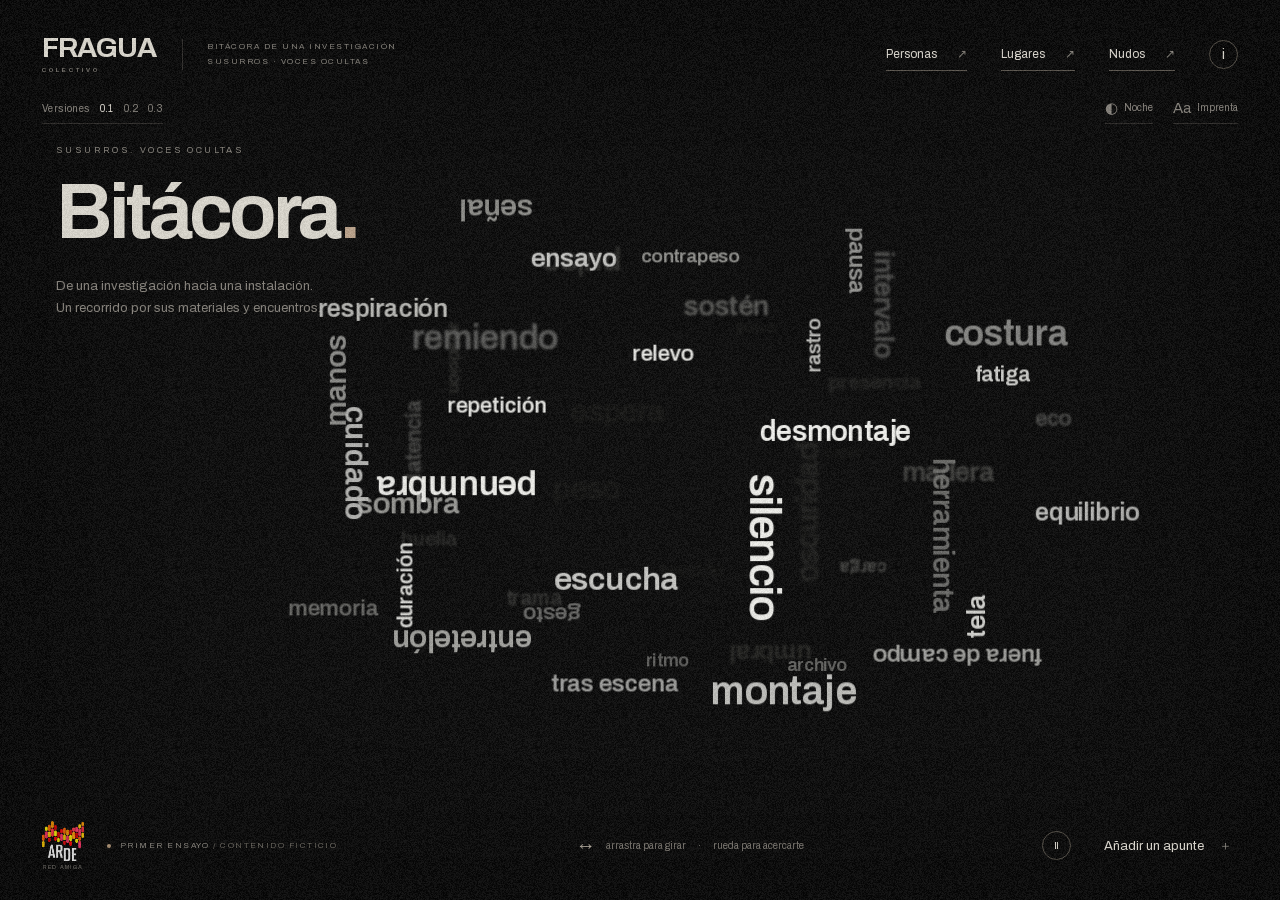
<file: v0.1/index.html>
<!doctype html>
<html lang="es">
<head>
  <meta charset="utf-8">
  <meta name="viewport" content="width=device-width, initial-scale=1, viewport-fit=cover">
  <meta name="theme-color" content="#090909">
  <meta name="description" content="Bitácora de una investigación del colectivo Fragua hacia la instalación Susurros. Voces ocultas: un recorrido abierto por sus materiales, encuentros y procesos.">
  <title>Bitácora · Susurros. Voces ocultas — 0.1</title>
  <script>try{const p=JSON.parse(localStorage.getItem('susurros.appearance.v1')||'{}')||{};document.documentElement.dataset.theme=p.theme==='day'?'day':'night';document.documentElement.dataset.writing=p.writing==='hand'?'hand':'print';}catch{}</script>
  <link rel="icon" href="icon.svg" type="image/svg+xml">
  <link rel="stylesheet" href="styles.css?v=5">
  <link rel="stylesheet" href="editor.css?v=5">
  <link rel="stylesheet" href="glass.css?v=7">
  <link rel="stylesheet" href="territory.css?v=7">
  <link rel="stylesheet" href="appearance.css?v=5">
  <link rel="stylesheet" href="indices.css?v=7">
  <link rel="stylesheet" href="cloud-view.css?v=7">
  <link rel="preload" href="fonts/architects-daughter-latin.woff2" as="font" type="font/woff2" crossorigin>
  <link rel="preload" href="fonts/archivo-latin.woff2" as="font" type="font/woff2" crossorigin>
  <script type="module" src="app.js?v=7"></script>
  <style>
    .version-switch { position: fixed; top: 94px; left: 42px; z-index: 12; display: inline-flex; align-items: center; gap: 10px; min-height: 30px; padding: 4px 0; border-bottom: 1px solid var(--line); color: var(--muted); font: 400 10px/1.4 var(--sans); letter-spacing: .04em; text-decoration: none; }
    .version-switch a { color: inherit; text-decoration: none; }
    .version-switch [aria-current="page"], .version-switch a:is(:hover,:focus-visible) { color: var(--paper); }
    @media (min-width: 1500px) { .version-switch { left: 55px; } }
    @media (max-width: 1000px) { .version-switch { top: 88px; left: 28px; } }
    @media (max-width: 650px) { .version-switch { top: 76px; left: 22px; } }
    @media (max-height: 520px) and (min-width: 651px) { .version-switch { top: 66px; } }
  </style>
</head>
<body>
  <svg class="optical-definitions" xmlns="http://www.w3.org/2000/svg" width="0" height="0" aria-hidden="true" focusable="false">
    <defs>
      <filter id="resin-refraction" x="-20%" y="-20%" width="140%" height="140%" color-interpolation-filters="sRGB">
        <feTurbulence type="fractalNoise" baseFrequency=".006 .011" numOctaves="2" seed="12" result="surface"/>
        <feGaussianBlur in="surface" stdDeviation="1.5" result="curvature"/>
        <feDisplacementMap in="SourceGraphic" in2="curvature" scale="48" xChannelSelector="R" yChannelSelector="G"/>
      </filter>
      <filter id="resin-image-refraction" x="-15%" y="-15%" width="130%" height="130%" color-interpolation-filters="sRGB">
        <feTurbulence type="fractalNoise" baseFrequency=".008 .014" numOctaves="2" seed="7" result="surface"/>
        <feGaussianBlur in="surface" stdDeviation="1.2" result="curvature"/>
        <feDisplacementMap in="SourceGraphic" in2="curvature" scale="32" xChannelSelector="R" yChannelSelector="G"/>
      </filter>
    </defs>
  </svg>
  <div class="film-grain" aria-hidden="true"></div>
  <div class="vignette" aria-hidden="true"></div>
  <header class="masthead">
    <div class="project-credit" aria-label="Bitácora de una investigación del colectivo Fragua"><span class="fragua-name">FRAGUA</span><span class="fragua-caption">COLECTIVO</span></div>
    <p class="edition">BITÁCORA DE UNA INVESTIGACIÓN<br>SUSURROS · VOCES OCULTAS</p>
    <nav class="main-nav" aria-label="Recorrer la bitácora">
      <button id="people-button" aria-controls="indices-view" aria-expanded="false">Personas <span aria-hidden="true">↗</span></button>
      <button id="places-button" aria-controls="territory-view" aria-expanded="false">Lugares <span aria-hidden="true">↗</span></button>
      <button id="knots-button" aria-controls="indices-view" aria-expanded="false">Nudos <span aria-hidden="true">↗</span></button>
      <button id="about-button" class="round-button" aria-label="Acerca de este ensayo" aria-haspopup="dialog">i</button>
    </nav>
  </header>

  <div class="appearance-controls" role="group" aria-label="Aspecto de la bitácora">
    <button id="theme-toggle" type="button" aria-pressed="false" aria-label="Cambiar a versión diurna"><span class="appearance-icon" aria-hidden="true">◐</span><span class="appearance-label">Noche</span></button>
    <button id="writing-toggle" type="button" aria-pressed="false" aria-label="Cambiar a letra manuscrita"><span class="appearance-icon" aria-hidden="true">Aa</span><span class="appearance-label">Imprenta</span></button>
  </div>
  <nav class="version-switch" aria-label="Versiones de la bitácora">
    <span aria-hidden="true">Versiones</span>
    <span aria-current="page" aria-label="Versión 0.1">0.1</span>
    <a href="../v0.2/" aria-label="Versión 0.2">0.2</a>
    <a href="../v0.3/" aria-label="Versión 0.3">0.3</a>
  </nav>
  <div class="title-block">
    <p class="eyebrow">SUSURROS. VOCES OCULTAS</p>
    <h1>Bitácora<span aria-hidden="true">.</span></h1>
    <p class="intro">De una investigación hacia una instalación.<br>Un recorrido por sus materiales y encuentros.</p>
  </div>

  <main id="stage" tabindex="0" aria-label="Nube tridimensional de palabras. Arrastra para girar y usa la rueda para acercarte. Con el teclado: flechas para girar, más y menos para acercarte; Tab para elegir palabras.">
    <canvas id="connections" aria-hidden="true"></canvas>
    <div id="space"><div id="cloud"></div></div>
    <p id="loading" class="loading" role="status">Afinando la escucha<span>…</span></p>
  </main>

  <div id="context" class="context" hidden>
    <button id="return-button" class="back-arrow" aria-label="Volver a todas las palabras">↶</button>
    <div><p id="context-type" class="eyebrow"></p><p id="context-title"></p></div>
  </div>

  <footer class="footer">
    <div class="footer-credits"><a class="friend-network" href="https://ardered.com/" target="_blank" rel="noopener noreferrer" aria-label="ARDE, red amiga de Fragua. Visitar su sitio web"><img src="media/arde-logo.png" alt="ARDE · Artistas de la Escenografía en Red" width="42" height="40"><span>RED AMIGA</span></a><div class="archive-caption"><span class="status-dot"></span><span>PRIMER ENSAYO<span class="caption-detail"> / CONTENIDO FICTICIO</span></span></div></div>
    <div id="gesture-hint" class="gesture-hint"><span class="drag-icon" aria-hidden="true">↔</span> arrastra para girar<span class="hint-divider">·</span><span class="desktop-hint">rueda para acercarte</span><span class="mobile-hint">pellizca para acercarte</span></div>
    <div class="footer-actions">
      <button id="pause-button" class="round-button" aria-label="Pausar la respiración" aria-pressed="false"><span aria-hidden="true">Ⅱ</span></button>
      <button id="contribute-button">Añadir un apunte <span aria-hidden="true">＋</span></button>
    </div>
  </footer>
  <p id="announcement" class="sr-only" role="status" aria-live="polite"></p>

  <dialog id="drawer" class="drawer" aria-labelledby="drawer-heading">
    <div class="plate-optics" aria-hidden="true"></div>
    <div class="plate-scroll">
      <div class="drawer-top"><span class="eyebrow" id="drawer-kicker"></span><button id="close-drawer" class="close-button" aria-label="Cerrar">×</button></div>
      <div id="drawer-content"></div>
    </div>
  </dialog>
  <noscript><div class="no-js">Este ensayo necesita JavaScript para recorrer la nube. Actívalo y vuelve a abrir la página.</div></noscript>
</body>
</html>
</file>
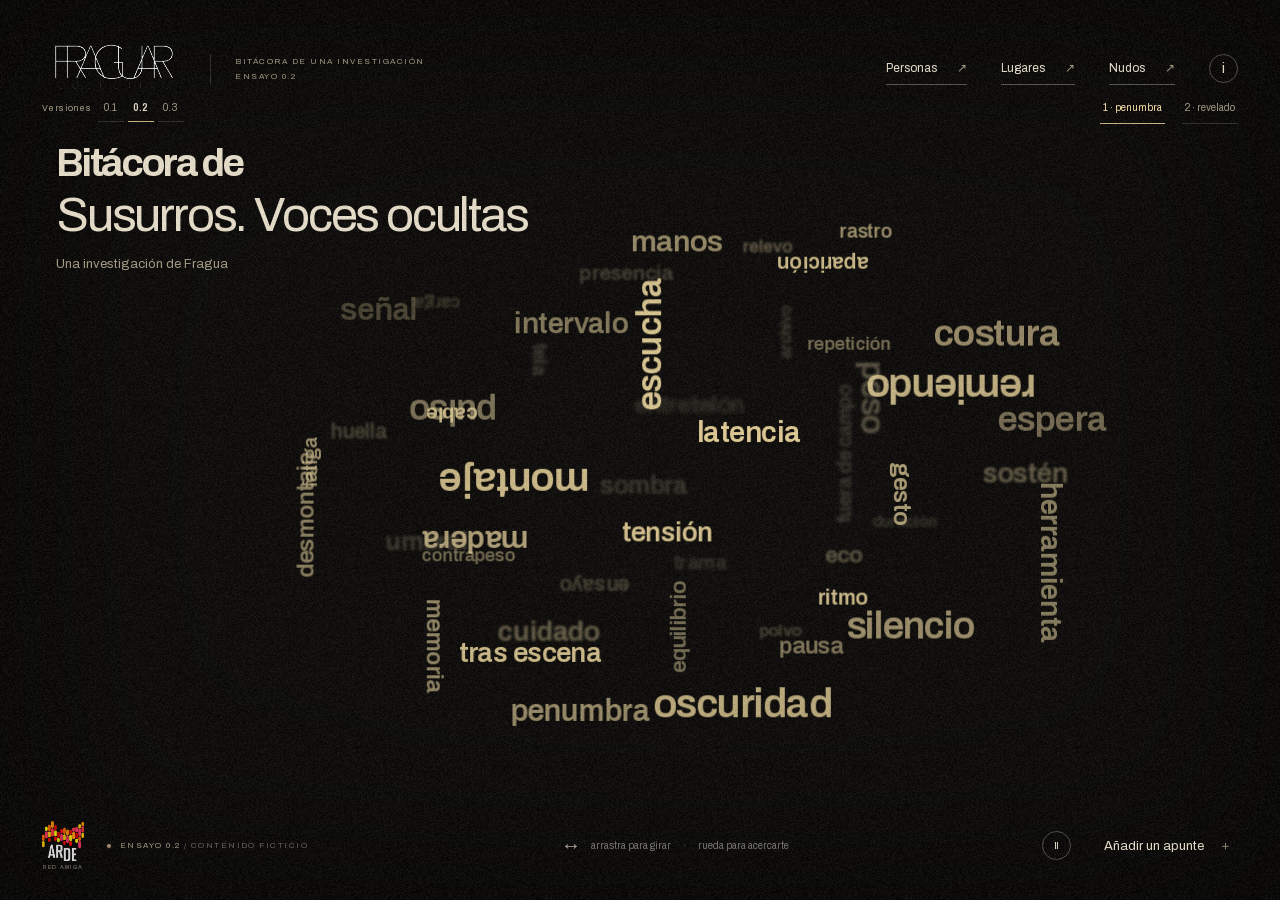
<file: v0.2/index.html>
<!doctype html>
<html lang="es" data-theme="night" data-writing="print" data-palette="penumbra">
<head>
  <meta charset="utf-8">
  <meta name="viewport" content="width=device-width, initial-scale=1, viewport-fit=cover">
  <meta name="theme-color" content="#090909">
  <meta name="description" content="Bitácora de una investigación del colectivo Fragua hacia la instalación Susurros. Voces ocultas: un recorrido abierto por sus materiales, encuentros y procesos.">
  <title>Bitácora de Susurros. Voces ocultas · 0.2</title>
  <script>
    try {
      if (localStorage.getItem('susurros.v02.palette') === 'revelado') {
        document.documentElement.dataset.palette = 'revelado';
      }
    } catch {}
  </script>
  <link rel="icon" href="icon.svg" type="image/svg+xml">
  <link rel="stylesheet" href="styles.css?v=5">
  <link rel="stylesheet" href="editor.css?v=5">
  <link rel="stylesheet" href="glass.css?v=7">
  <link rel="stylesheet" href="territory.css?v=7">
  <link rel="stylesheet" href="appearance.css?v=02-2">
  <link rel="stylesheet" href="indices.css?v=7">
  <link rel="stylesheet" href="cloud-view.css?v=7">
  <link rel="stylesheet" href="people.css">
  <link rel="stylesheet" href="edition.css?v=02-3">
  <link rel="stylesheet" href="palette.css">
  <link rel="preload" href="fonts/archivo-latin.woff2" as="font" type="font/woff2" crossorigin>
  <script type="module" src="app.js?v=02-2"></script>
  <style>
    .version-switch { position: fixed; top: 94px; left: 42px; z-index: 12; display: flex; align-items: center; gap: 4px; color: var(--muted); font: 400 10px/1.4 var(--sans); letter-spacing: .04em; white-space: nowrap; }
    .version-switch-label { margin-inline-end: 2px; font-size: 9px; }
    .version-switch a { display: inline-grid; place-items: center; min-width: 26px; min-height: 28px; padding: 3px; border-bottom: 1px solid var(--line); text-decoration: none; }
    .version-switch a:hover, .version-switch a:focus-visible, .version-switch a[aria-current="page"] { color: var(--paper); border-color: var(--accent); }
    .version-switch a[aria-current="page"] { font-weight: 600; }
    @media (min-width: 1500px) { .version-switch { left: 55px; } }
    @media (max-width: 1000px) { .version-switch { top: 88px; left: 28px; } }
    @media (max-width: 650px) { .version-switch { top: 76px; left: 22px; } }
    @media (max-width: 390px) { .version-switch { left: 18px; } }
    @media (max-height: 520px) and (min-width: 651px) { .version-switch { top: 66px; } }
  </style>
</head>
<body>
  <svg class="optical-definitions" xmlns="http://www.w3.org/2000/svg" width="0" height="0" aria-hidden="true" focusable="false">
    <defs>
      <filter id="resin-refraction" x="-20%" y="-20%" width="140%" height="140%" color-interpolation-filters="sRGB">
        <feTurbulence type="fractalNoise" baseFrequency=".006 .011" numOctaves="2" seed="12" result="surface"/>
        <feGaussianBlur in="surface" stdDeviation="1.5" result="curvature"/>
        <feDisplacementMap in="SourceGraphic" in2="curvature" scale="48" xChannelSelector="R" yChannelSelector="G"/>
      </filter>
      <filter id="resin-image-refraction" x="-15%" y="-15%" width="130%" height="130%" color-interpolation-filters="sRGB">
        <feTurbulence type="fractalNoise" baseFrequency=".008 .014" numOctaves="2" seed="7" result="surface"/>
        <feGaussianBlur in="surface" stdDeviation="1.2" result="curvature"/>
        <feDisplacementMap in="SourceGraphic" in2="curvature" scale="32" xChannelSelector="R" yChannelSelector="G"/>
      </filter>
    </defs>
  </svg>
  <div class="film-grain" aria-hidden="true"></div>
  <div class="vignette" aria-hidden="true"></div>
  <header class="masthead">
    <div class="project-credit">
      <img class="fragua-logo" src="media/fraguar-logo.png" alt="Fraguar Colectivo" width="2048" height="978">
    </div>
    <p class="edition">BITÁCORA DE UNA INVESTIGACIÓN<br>ENSAYO 0.2</p>
    <nav class="main-nav" aria-label="Recorrer la bitácora">
      <button id="people-button" aria-controls="indices-view" aria-expanded="false">Personas <span aria-hidden="true">↗</span></button>
      <button id="places-button" aria-controls="territory-view" aria-expanded="false">Lugares <span aria-hidden="true">↗</span></button>
      <button id="knots-button" aria-controls="indices-view" aria-expanded="false">Nudos <span aria-hidden="true">↗</span></button>
      <button id="about-button" class="round-button" aria-label="Acerca de este ensayo" aria-haspopup="dialog">i</button>
    </nav>
  </header>

  <div id="palette-controls" class="appearance-controls" role="group" aria-label="Pruebas de color">
    <button type="button" data-palette-choice="penumbra" aria-pressed="true">1 · penumbra</button>
    <button type="button" data-palette-choice="revelado" aria-pressed="false">2 · revelado</button>
  </div>
  <nav class="version-switch" aria-label="Versiones de la bitácora">
    <span class="version-switch-label" aria-hidden="true">Versiones</span>
    <a href="../v0.1/" aria-label="Versión 0.1">0.1</a>
    <a href="../v0.2/" aria-label="Versión 0.2" aria-current="page">0.2</a>
    <a href="../v0.3/" aria-label="Versión 0.3">0.3</a>
  </nav>
  <div class="title-block v02-title">
    <h1><strong>Bitácora de</strong> <span>Susurros. Voces ocultas</span></h1>
    <p class="intro">Una investigación de Fragua</p>
  </div>

  <main id="stage" tabindex="0" aria-label="Nube tridimensional de palabras. Arrastra para girar y usa la rueda para acercarte. Con el teclado: flechas para girar, más y menos para acercarte; Tab para elegir palabras.">
    <canvas id="connections" aria-hidden="true"></canvas>
    <div id="space"><div id="cloud"></div></div>
    <div id="loading" class="loading loading-credit" role="status">
      <p class="eyebrow">FRAGUA</p>
      <p>Susurros. Voces ocultas</p>
      <span>Afinando la escucha…</span>
    </div>
  </main>

  <div id="context" class="context" hidden>
    <button id="return-button" class="back-arrow" aria-label="Volver a todas las palabras">↶</button>
    <div><p id="context-type" class="eyebrow"></p><p id="context-title"></p></div>
  </div>

  <footer class="footer">
    <div class="footer-credits"><a class="friend-network" href="https://ardered.com/" target="_blank" rel="noopener noreferrer" aria-label="ARDE, red amiga de Fragua. Visitar su sitio web"><img src="media/arde-logo.png" alt="ARDE · Artistas de la Escenografía en Red" width="42" height="40"><span>RED AMIGA</span></a><div class="archive-caption"><span class="status-dot"></span><span>ENSAYO 0.2<span class="caption-detail"> / CONTENIDO FICTICIO</span></span></div></div>
    <div id="gesture-hint" class="gesture-hint"><span class="drag-icon" aria-hidden="true">↔</span> arrastra para girar<span class="hint-divider">·</span><span class="desktop-hint">rueda para acercarte</span><span class="mobile-hint">pellizca para acercarte</span></div>
    <div class="footer-actions">
      <button id="pause-button" class="round-button" aria-label="Pausar la respiración" aria-pressed="false"><span aria-hidden="true">Ⅱ</span></button>
      <button id="contribute-button">Añadir un apunte <span aria-hidden="true">＋</span></button>
    </div>
  </footer>
  <p id="announcement" class="sr-only" role="status" aria-live="polite"></p>

  <dialog id="drawer" class="drawer" aria-labelledby="drawer-heading">
    <div class="plate-optics" aria-hidden="true"></div>
    <div class="plate-scroll">
      <div class="drawer-top"><span class="eyebrow" id="drawer-kicker"></span><button id="close-drawer" class="close-button" aria-label="Cerrar">×</button></div>
      <div id="drawer-content"></div>
    </div>
  </dialog>
  <noscript><div class="no-js">Este ensayo necesita JavaScript para recorrer la nube. Actívalo y vuelve a abrir la página.</div></noscript>
</body>
</html>
</file>
<file: v0.1/styles.css>
@font-face{font-family:Archivo;src:url("fonts/archivo-latin.woff2") format("woff2");font-weight:400 700;font-style:normal;font-display:swap}
:root{color-scheme:dark;--bg:#090909;--paper:#ddd9d0;--muted:#85817a;--faint:#4c4944;--line:#2b2926;--accent:#bba28a;--sans:'Archivo','Helvetica Neue',Arial,sans-serif}
*{box-sizing:border-box}html,body{width:100%;height:100%;margin:0;overflow:hidden}body{background:var(--bg);color:var(--paper);font-family:var(--sans);font-size:14px;-webkit-font-smoothing:antialiased}button,a,input,select,textarea{-webkit-tap-highlight-color:transparent}button{font:inherit;color:inherit;border:0;background:none;cursor:pointer}a{color:inherit}button:focus-visible,a:focus-visible{outline:1px solid var(--accent);outline-offset:7px}button:hover{color:#fff6e9}button:disabled{opacity:.4;cursor:default}[hidden]{display:none!important}.sr-only{position:absolute;width:1px;height:1px;padding:0;margin:-1px;overflow:hidden;clip:rect(0,0,0,0);white-space:nowrap;border:0}
.film-grain{position:fixed;inset:-30%;z-index:8;pointer-events:none;opacity:.075;mix-blend-mode:screen;animation:grain .3s steps(1) infinite;background-repeat:repeat;background-size:180px 180px}.vignette{position:fixed;inset:0;pointer-events:none;z-index:3;box-shadow:inset 0 0 160px 40px #0008;background:radial-gradient(ellipse at 54% 52%,transparent 20%,#0003 100%)}@keyframes grain{0%{transform:translate(0,0)}25%{transform:translate(37px,-23px)}50%{transform:translate(-19px,46px)}75%{transform:translate(52px,17px)}}
.masthead{position:fixed;top:35px;left:42px;right:42px;z-index:10;display:flex;align-items:center;gap:26px}.wordmark{font-family:var(--sans);font-size:34px;font-weight:bold;letter-spacing:-2.4px;line-height:1;text-decoration:none}.wordmark-star{font-size:19px;font-weight:normal;display:inline-block;vertical-align:top;margin:0 0 0 4px;letter-spacing:0}.edition{font-size:8px;letter-spacing:1.5px;line-height:1.9;color:var(--muted);margin:0;padding-left:24px;border-left:1px solid var(--line)}.main-nav{margin-left:auto;display:flex;gap:34px;align-items:center}.main-nav>button:not(.round-button){font-size:12px;padding:9px 0;border-bottom:1px solid #58534b}.main-nav button>span{margin-left:17px;color:var(--muted)}.round-button{height:29px;width:29px;border:1px solid #514c44;border-radius:50%;font-family:var(--sans);font-size:14px;display:inline-flex;align-items:center;justify-content:center;flex:none;padding:0}.round-button:hover{border-color:var(--paper)}
.title-block{position:fixed;top:143px;left:56px;z-index:4;pointer-events:none}.eyebrow{font-family:var(--sans);font-size:9px;font-weight:normal;letter-spacing:2.4px;line-height:1.6;color:var(--muted);margin:0}.title-block h1{font-family:var(--sans);font-weight:normal;font-size:clamp(52px,5.5vw,82px);letter-spacing:-4px;line-height:1.06;margin:14px 0 20px}.title-block h1>span{color:var(--accent)}.intro{font-family:var(--sans);color:var(--muted);font-size:14px;line-height:1.65;font-style:italic;margin:0}
#stage{position:fixed;inset:0;overflow:hidden;cursor:grab;touch-action:none;outline:0}#stage:active{cursor:grabbing}#stage:focus-visible{box-shadow:inset 0 0 0 1px #8a817455}#space{position:absolute;inset:0;perspective:1000px;perspective-origin:50% 50%;pointer-events:none}#cloud{position:absolute;left:53%;top:52%;width:0;height:0;transform-style:preserve-3d;pointer-events:none}.word{position:absolute;left:0;top:0;font-family:var(--sans);font-weight:normal;white-space:nowrap;line-height:1.2;transform-style:preserve-3d;pointer-events:auto;padding:6px 9px;backface-visibility:visible;transition:opacity 1s, color .3s;color:#b9b5ad}.word>span{display:block;transition:filter .25s,text-shadow .25s}.word:hover,.word:focus-visible{color:#f8f0e2!important;outline:0;z-index:2}.word:hover>span,.word:focus-visible>span{filter:blur(0)!important;text-shadow:0 0 14px #e8d0aa55}.word:focus-visible>span{outline:1px dotted #a69b8d;outline-offset:6px}.word.inactive{pointer-events:none;opacity:0!important}.word.selected{color:#dfd1be}#connections{position:absolute;inset:0;pointer-events:none;z-index:0}.loading{position:absolute;left:50%;top:50%;transform:translate(-50%,-50%);color:var(--muted);font-family:var(--sans);font-style:italic}.loading span{animation:blink 1.4s infinite}@keyframes blink{50%{opacity:.2}}
.footer{position:fixed;left:42px;right:42px;bottom:30px;display:flex;align-items:center;justify-content:space-between;gap:20px;z-index:10}.archive-caption{font-size:8px;letter-spacing:1.45px;color:var(--muted);display:flex;align-items:center;gap:9px}.status-dot{height:4px;width:4px;border-radius:50%;background:#a58b6d;display:block;box-shadow:0 0 7px #a58b6d44}.caption-detail{color:#65615a}.gesture-hint{font-family:var(--sans);font-style:italic;font-size:12px;color:#77736c;display:flex;gap:10px;align-items:center;transition:opacity .8s}.drag-icon{font-family:var(--sans);font-style:normal;font-size:20px;color:#aaa296}.hint-divider{padding:0 2px}.footer-actions{display:flex;align-items:center;gap:27px}.footer-actions>button:last-child{font-family:var(--sans);font-size:13px}.footer-actions>button:last-child>span{margin-left:12px;color:var(--muted)}.footer-actions .round-button{font-family:var(--sans);font-size:10px;letter-spacing:1px}.mobile-hint{display:none}
.context{position:fixed;bottom:100px;left:50%;transform:translateX(-50%);z-index:9;display:flex;gap:17px;align-items:center;background:#090909c9;padding:9px 21px 11px 12px;border-radius:2px;backdrop-filter:blur(10px);max-width:85vw}.back-arrow{font-family:var(--sans);font-size:30px;font-weight:normal;line-height:1;width:35px;height:35px}.context .eyebrow{font-size:7px;letter-spacing:1.8px}.context p:last-child{font-family:var(--sans);font-size:17px;margin:4px 0 0;white-space:nowrap}
.drawer{margin:0 0 0 auto;max-width:none;max-height:none;width:min(480px,100vw);height:100dvh;padding:31px 37px 45px;border:none;border-left:1px solid var(--line);background:#111110;color:var(--paper);overflow:auto;box-shadow:-40px 0 90px #0005}.drawer[open]{animation:drawer-in .32s ease}.drawer::backdrop{background:#0005;backdrop-filter:blur(2px)}@keyframes drawer-in{from{transform:translateX(35px);opacity:0}to{transform:translateX(0);opacity:1}}.drawer-top{display:flex;align-items:center;justify-content:space-between;margin-bottom:42px}.close-button{font-size:27px;line-height:1;padding:0 3px;font-weight:200;color:#9a9389}.drawer h2{font-family:var(--sans);font-size:43px;line-height:1.12;font-weight:normal;letter-spacing:-1.6px;margin:0 0 20px}.drawer h3{font-family:var(--sans);font-size:22px;font-weight:normal;margin:26px 0 10px}.drawer .lede{font-family:var(--sans);font-size:17px;line-height:1.65;color:#bdb7ac;margin:0 0 28px}.drawer .small-copy{font-size:12px;line-height:1.85;color:var(--muted)}.drawer-list{margin-top:28px;border-top:1px solid var(--line)}.person-row,.knot-row{width:100%;text-align:left;display:flex;align-items:baseline;gap:16px;padding:22px 0;border-bottom:1px solid var(--line)}.row-index{font-family:var(--sans);font-size:9px;letter-spacing:1px;color:#6a655d}.row-name{font-family:var(--sans);font-size:25px;display:block;line-height:1.25}.row-role{font-family:var(--sans);display:block;font-size:10px;color:var(--muted);margin-top:7px;letter-spacing:.4px}.row-arrow{margin-left:auto;color:var(--muted);font-size:19px}.person-row:hover .row-name,.knot-row:hover .row-name{color:#d2bca0}.row-description{display:block;font-size:12px;line-height:1.6;color:var(--muted);margin-top:10px}.demo-note{font-family:var(--sans);font-size:10px;line-height:1.8;color:#938575;border-left:1px solid #685340;padding-left:13px;margin-top:28px}.word-meta{display:flex;align-items:center;gap:10px;margin-bottom:23px;color:var(--muted);font-size:9px;letter-spacing:1px;text-transform:uppercase}.word-meta .small-dot{height:3px;width:3px;border-radius:100%;background:var(--muted)}.word-description{font-family:var(--sans);font-size:19px;line-height:1.75;margin:0 0 24px;color:#d1cbbf}.relation-block{margin-bottom:28px;padding-bottom:23px;border-bottom:1px solid var(--line)}.relation-block>.eyebrow{color:var(--accent);margin-bottom:12px}.detail-label{margin:25px 0 12px}.related-people{display:flex;flex-wrap:wrap;gap:8px}.text-chip{font-family:var(--sans);font-size:10px;padding:7px 11px;border:1px solid #3b3630;color:#aaa092;border-radius:1px}.text-chip:hover{border-color:#8e7d68}.detail-image{width:100%;height:240px;object-fit:cover;display:block;margin:28px 0 10px;filter:saturate(.55)}.media-caption{font-family:var(--sans);font-size:12px;line-height:1.7;color:var(--muted);font-style:italic}.audio-card{margin:28px 0;padding:24px 19px;border:1px solid #37312a;background:linear-gradient(130deg,#262018,#131311)}.audio-play{display:flex;width:100%;gap:16px;align-items:center;text-align:left}.audio-play>span:first-child{font-size:17px;width:40px;height:40px;border:1px solid #7b6a57;border-radius:50%;display:grid;place-items:center;padding-left:2px}.audio-title{font-family:var(--sans);font-size:18px}.audio-type{display:block;font-family:var(--sans);font-size:9px;color:var(--muted);margin-top:8px}.waveform{display:flex;align-items:center;justify-content:space-between;height:42px;margin:25px 0 5px;gap:3px}.waveform i{display:block;flex:1;background:#ad9171;opacity:.5;height:var(--h)}.audio-card.playing .waveform i{animation:wave 1.2s ease-in-out infinite;animation-delay:var(--d)}@keyframes wave{50%{transform:scaleY(.35);opacity:1}}audio{width:100%;height:38px;margin-top:20px}.size-scale{display:flex;align-items:baseline;gap:18px;margin:20px 0;color:#b5a895}.size-scale span{font-family:var(--sans)}.drawer a{color:var(--accent);text-underline-offset:4px}.about-divider{border:0;border-top:1px solid var(--line);margin:28px 0}.no-js{position:fixed;top:45%;left:10%;width:80%;padding:25px;background:#171715;color:var(--paper);z-index:99}.active-note{color:var(--accent)!important}.error-title{font-size:20px;font-style:normal;color:var(--paper)}
@media(min-width:1500px){#cloud{left:54%}.title-block{left:70px;top:170px}.masthead,.footer{left:55px;right:55px}}
@media(max-width:1000px){.caption-detail{display:none}.edition{display:none}.gesture-hint{font-size:11px;gap:7px}.footer-actions{gap:18px}.title-block{left:35px;top:125px}.title-block h1{font-size:60px}.masthead,.footer{left:28px;right:28px}.main-nav{gap:27px}}
@media(max-width:650px){.masthead{top:25px;left:22px;right:22px}.wordmark{font-size:31px}.main-nav{gap:21px}.main-nav>button:not(.round-button){font-size:11px}.main-nav button>span{margin-left:10px}.main-nav .round-button{height:25px;width:25px}.title-block{left:27px;top:105px}.title-block h1{font-size:54px;letter-spacing:-2.8px;margin:8px 0 13px}.eyebrow{font-size:8px}.intro{font-size:12px;line-height:1.6}.footer{left:22px;right:22px;bottom:25px;gap:10px;align-items:flex-end}.archive-caption{font-size:7px;letter-spacing:1px;max-width:115px;line-height:1.8}.footer-actions{gap:17px}.footer-actions>button:last-child{font-size:12px}.footer-actions>button:last-child>span{margin-left:5px}.gesture-hint{position:absolute;bottom:58px;left:50%;transform:translateX(-50%);white-space:nowrap;font-size:10px;gap:7px}.desktop-hint{display:none}.mobile-hint{display:inline}.drag-icon{font-size:16px}#cloud{left:50%;top:54%}.context{bottom:120px;gap:10px;padding-right:14px}.context p:last-child{font-size:16px}.context .eyebrow{font-size:6px}.drawer{padding:25px 27px 36px;width:100vw}.drawer-top{margin-bottom:31px}.drawer h2{font-size:40px}.drawer .lede{font-size:16px}.drawer::backdrop{backdrop-filter:blur(5px)}.word-description{font-size:18px}.row-name{font-size:25px}.row-role{font-size:10px}.film-grain{opacity:.065}.vignette{box-shadow:inset 0 0 90px 15px #0008}}
@media(prefers-reduced-motion:reduce){.film-grain{animation:none}.word,.gesture-hint{transition:none}.drawer[open]{animation:none}.audio-card.playing .waveform i{animation:none}.loading span{animation:none}}

/* Zero-size anchors carry the 3D position; labels face the camera. */
.word-anchor{position:absolute;left:0;top:0;width:0;height:0;transform-style:preserve-3d;pointer-events:none}

/* The investigation belongs to Fragua; ARDE is a linked friendly network. */
.project-credit{display:flex;flex-direction:column;gap:5px;flex:none}
.fragua-name{font:700 28px/.95 var(--sans);letter-spacing:-1px}
.fragua-caption{font:500 6px/1.2 var(--sans);letter-spacing:3px;color:var(--muted)}
.title-block h1{font-weight:650;letter-spacing:-4px}
.intro{font-size:13px;font-style:normal;font-weight:400;line-height:1.7}
.word{font-weight:600;letter-spacing:-.6px}
.drawer h2,.drawer h3,.row-name,.audio-title{font-weight:600}
.drawer h2{letter-spacing:-1.8px}
.word-description{font-weight:400;font-size:18px;line-height:1.8}
.drawer .lede{font-weight:400;font-size:16px}
.media-caption,.gesture-hint{font-style:normal;font-weight:400;font-size:10px}
.context p:last-child{font-weight:600;font-size:15px}
.footer-credits{display:flex;align-items:center;gap:23px}
.friend-network{display:flex;flex-direction:column;align-items:center;gap:3px;text-decoration:none;flex:none;opacity:.85}
.friend-network img{display:block;width:42px;height:40px;object-fit:contain}
.friend-network span{font-size:5.5px;letter-spacing:1.3px;color:var(--muted)}
.friend-network:hover{opacity:1}
#stage{transition:opacity .6s}
@media(max-width:1000px){.main-nav{gap:24px}.footer-credits{gap:17px}}
@media(max-width:650px){.masthead{gap:19px}.main-nav{gap:17px}.fragua-name{font-size:23px;letter-spacing:-.7px}.fragua-caption{font-size:5px;letter-spacing:2.5px}.main-nav button>span{margin-left:7px}.title-block h1{font-size:52px;letter-spacing:-3px}.intro{font-size:11px}.friend-network img{width:34px;height:33px}.friend-network span{font-size:5px;letter-spacing:.9px}.footer-credits{gap:13px}.archive-caption{max-width:82px}.gesture-hint{bottom:68px;font-size:9px}.context{bottom:129px}.footer-actions>button:last-child{font-size:11px}.footer-actions{gap:13px}}
@media(max-width:390px){.masthead{left:18px;right:18px;gap:13px}.main-nav{gap:13px}.fragua-name{font-size:21px}.main-nav>button:not(.round-button){font-size:10px}.main-nav button>span{margin-left:6px}.footer{left:18px;right:18px}.footer-credits{gap:9px}}

.territory-open #gesture-hint{opacity:0!important;pointer-events:none}
.network-reference{display:block;margin:20px 0 0;font-size:11px}
</file>
<file: v0.1/editor.css>
.editor-dialog {
  box-sizing: border-box;
  position: fixed;
  inset: 0 0 0 auto;
  margin: 0;
  padding: 0;
  width: min(560px, 100vw);
  height: 100dvh;
  max-width: 100vw;
  max-height: 100dvh;
  border: 0;
  border-left: 1px solid #dfd8cc24;
  background: #101010;
  color: #dfd8cc;
  font: 14px/1.6 var(--sans);
  scrollbar-color: #585148 #101010;
}
.editor-dialog::backdrop { background: #0009; backdrop-filter: blur(5px); }
.editor-inner { padding: 40px 40px 32px; }
.editor-header { position: relative; padding-right: 30px; }
.editor-eyebrow { margin: 0 0 15px; color: #bb997b; text-transform: uppercase; letter-spacing: .19em; font-size: 10px; }
.editor-header h2 { margin: 0; font:600 36px/1.12 var(--sans); letter-spacing: -.04em; }
.editor-intro { margin: 18px 0 22px; color: #aaa59d; max-width: 320px; font-size: 13px; }
.editor-close { position: absolute; right: -8px; top: -10px; background: transparent; color: #dfd8cc; border: 0; font: 30px/1 var(--sans); cursor: pointer; width: 40px; height: 40px; }
.editor-local-note { border-top: 1px solid #dfd8cc24; border-bottom: 1px solid #dfd8cc24; padding: 15px 0; margin: 0 0 25px; font-size: 11px; line-height: 1.65; color: #bb997b; }
.editor-form { display: flex; flex-direction: column; }
.editor-form input:not([type='checkbox']), .editor-form textarea, .editor-form select {
  box-sizing: border-box;
  width: 100%;
  min-height: 43px;
  padding: 11px 12px;
  background: #171717;
  border: 1px solid #dfd8cc2b;
  border-radius: 0;
  color: #dfd8cc;
  font: 13px/1.5 var(--sans);
  color-scheme: dark;
}
.editor-form textarea { resize: vertical; }
.editor-form input::placeholder, .editor-form textarea::placeholder { color: #77736c; }
.editor-label { display: block; margin: 21px 0 8px; color: #dfd8cc; font-size: 12px; }
.editor-label:first-child { margin-top: 0; }
.editor-label span { float: right; color: #827e77; font-size: 10px; }
.editor-match { color: #bb997b; font-size: 11px; line-height: 1.65; margin: 8px 0 -4px; }
.editor-match:empty { display: none; }
.editor-selections { border: 0; padding: 0; margin: 23px 0 0; min-width: 0; }
.editor-selections legend { padding: 0; font-size: 12px; }
.editor-help { margin: 5px 0 12px; font-size: 10px; line-height: 1.6; color: #918a81; }
.editor-selector-list { display: grid; grid-template-columns: 1fr 1fr; gap: 9px 12px; }
.editor-selector { display: flex; gap: 8px; align-items: flex-start; font-size: 11px; cursor: pointer; }
.editor-selector input { accent-color: #bb997b; margin: 3px 0 0; width: 14px; height: 14px; flex: 0 0 auto; }
.editor-form input[type='file'] { padding: 0; border: 0; background: none; font-size: 11px; color: #aaa59d; min-height: 34px; }
.editor-form input[type='file']::file-selector-button { color: #dfd8cc; background: #20201e; border: 1px solid #dfd8cc35; padding: 8px 10px; font: 11px var(--sans); margin-right: 10px; cursor: pointer; }
.editor-media-note { overflow-wrap: anywhere; margin-top: 3px; }
.editor-submit-row { display: flex; flex-wrap: wrap; gap: 15px; align-items: center; margin-top: 26px; }
.editor-save { flex: 1; background: #d4c4b0; color: #151311; border: 1px solid #d4c4b0; padding: 13px 16px; font: 12px/1.5 var(--sans); text-align: left; cursor: pointer; }
.editor-save span { float: right; }
.editor-save:hover { background: #e3d5c3; }
.editor-view, .editor-transfer-actions button { padding: 5px 0; background: none; border: 0; border-bottom: 1px solid #bb997b6b; color: #bb997b; font: 11px/1.5 var(--sans); cursor: pointer; }
.editor-status { margin: 16px 0 0; min-height: 0; font-size: 11px; line-height: 1.65; color: #c4b098; overflow-wrap: anywhere; }
.editor-status:empty { display: none; }
.editor-error { color: #e6a395; }
.editor-transfer { border-top: 1px solid #dfd8cc24; margin-top: 32px; padding-top: 25px; }
.editor-transfer .editor-eyebrow { margin-bottom: 9px; }
.editor-transfer p:not(.editor-eyebrow) { margin: 0; color: #918a81; font-size: 11px; line-height: 1.7; }
.editor-transfer-actions { display: flex; justify-content: space-between; gap: 18px; margin-top: 16px; }
.editor-dialog button:disabled { opacity: .4; cursor: wait; }
.editor-dialog :focus-visible { outline: 1px solid #d2b08d; outline-offset: 4px; }
.editor-dialog [hidden] { display: none !important; }
@media (max-width: 520px) {
  .editor-inner { padding: 28px 24px; }
  .editor-header h2 { font-size: 35px; }
  .editor-form input:not([type='checkbox']), .editor-form textarea, .editor-form select { font-size: 16px; }
  .editor-selector-list { grid-template-columns: 1fr; }
  .editor-selector { min-height: 28px; align-items: center; }
  .editor-label { margin-top: 18px; }
}
</file>
<file: v0.1/glass.css>
/* Word fragments float in a thin, imperfect plate; the indexes keep their drawer. */
.optical-definitions { position: fixed; width: 0; height: 0; pointer-events: none; }
.plate-optics { display: none; }
.plate-scroll { display: contents; }

.drawer.word-plate {
  position: fixed;
  inset: 0;
  margin: auto;
  width: min(640px, calc(100vw - 96px));
  height: fit-content;
  max-height: 82dvh;
  padding: 0;
  border: 0;
  border-radius: 26px 21px 29px 19px / 21px 26px 22px 28px;
  overflow: visible;
  background: transparent;
  color: #e7e7dc;
  box-shadow: 0 32px 100px #0008, 0 3px 12px #0006;
  /* The top-layer surface samples the scene while its content stays readable. */
  -webkit-backdrop-filter: blur(10px) saturate(1.12) brightness(1.15);
  backdrop-filter: blur(10px) saturate(1.12) brightness(1.15);
  backdrop-filter: url("#resin-refraction") blur(7px) saturate(1.12) brightness(1.15);
}
.drawer.word-plate[open] { animation: plate-appear .35s cubic-bezier(.2,.7,.2,1) both; }
.drawer.word-plate::backdrop { background: #0002; backdrop-filter: none; -webkit-backdrop-filter: none; }
.word-plate .plate-optics {
  display: block;
  position: absolute;
  inset: 0;
  pointer-events: none;
  border-radius: inherit;
  overflow: hidden;
  background:
    radial-gradient(ellipse at 3% 0%, #d7dfc71a, transparent 46%),
    linear-gradient(128deg, #b8c7ad0d, #0d110f70 52%, #a0b2a009);
  box-shadow:
    inset 1px 1px 1px #f4f8e738,
    inset -1px -1px 1px #d1ddbd30,
    inset 3px 0 9px #e8f0dc0a,
    inset 0 -7px 15px #03100a44;
}
.drawer.word-plate::before {
  content: '';
  position: absolute;
  z-index: 1;
  inset: 0;
  border: 1px solid #dbe4ce40;
  border-radius: inherit;
  pointer-events: none;
  background: linear-gradient(132deg, #ffffff0d 0, transparent 20% 78%, #efffda08);
  box-shadow: inset 0 2px 2px #f5ffe510, 1px 0 0 #eef9d412, -1px 0 0 #0008;
}
.drawer.word-plate::after {
  content: '';
  position: absolute;
  z-index: 1;
  inset: 7px 5px 8px 6px;
  border: 1px solid #dfe8cf0d;
  border-top-color: #f7ffe51c;
  border-radius: 21px 18px 24px 16px;
  pointer-events: none;
}
.word-plate .plate-scroll {
  display: block;
  position: relative;
  z-index: 2;
  max-height: 82dvh;
  padding: 32px 43px 37px;
  border-radius: inherit;
  overflow: auto;
  overscroll-behavior: contain;
  scrollbar-width: thin;
  scrollbar-color: #b9c4aa42 transparent;
  background: linear-gradient(90deg, #090d0b15, #0a0e0b38 60%, #090d0b15);
}
.word-plate .drawer-top { margin-bottom: 28px; }
.word-plate .eyebrow, .word-plate .word-meta { color: #a9b0a1; }
.word-plate .word-meta { margin-bottom: 15px; font-size: 8px; letter-spacing: 1.2px; }
.word-plate h2 { font-size: clamp(40px, 4vw, 57px); margin-bottom: 24px; }
.word-plate .word-description { font-size: 20px; line-height: 1.7; color: #dedfd2; text-shadow: 0 1px 8px #0008; }
.word-plate .close-button { color: #c0c8b5; }
.word-plate .close-button:hover { color: #f5f6e9; }
.word-plate .small-copy { color: #a3aa9c; }
.word-plate .text-chip { color: #bbc2ae; border-color: #c4d2af35; background: #c4d2af05; border-radius: 4px; }
.word-plate .text-chip:hover { border-color: #dce6cb88; }
.word-plate .relation-block { border-color: #bac9a82e; }
.word-plate .relation-block > .eyebrow { color: #c5c9ae; }
.word-plate .audio-card { border-color: #c6d5b32b; border-radius: 12px; background: linear-gradient(130deg, #b7c4a20d, #080d0a1f); }
.word-plate .audio-play > span:first-child { border-color: #bbc8aa65; }
.word-plate .waveform i { background: #a9b497; }

.drawer.word-plate.image-plate { width: min(690px, calc(100vw - 96px)); max-height: 86dvh; }
.word-plate.image-plate .plate-scroll { max-height: 86dvh; }
.word-plate .resin-image {
  position: relative;
  margin: 29px -7px 13px;
  padding: 13px;
  border: 1px solid #e5ecd33b;
  border-radius: 20px 16px 22px 17px / 17px 23px 18px 22px;
  background: linear-gradient(132deg, #edf5da14, #bdd1ad04 45%, #e2e9cf13);
  box-shadow: 1px 3px 0 #03080655, inset 0 1px 1px #f3ffe239, inset -2px -3px 8px #06120766, 0 13px 25px #0005;
  transform: perspective(1000px) rotateY(-1.2deg) rotateX(.7deg);
}
.word-plate .resin-image .detail-image {
  display: block;
  width: auto;
  max-width: 100%;
  height: auto;
  max-height: 350px;
  margin: 0 auto;
  border-radius: 11px 14px 12px 15px;
  clip-path: inset(0 round 11px 14px 12px 15px);
  object-fit: contain;
  filter: saturate(.65) contrast(.95);
  box-shadow: 0 0 15px #08110b55;
}
.word-plate .resin-image::before {
  content: '';
  position: absolute;
  z-index: 2;
  inset: 2px;
  pointer-events: none;
  border-radius: inherit;
  border-top: 1px solid #faffdf46;
  border-left: 1px solid #faffdf1f;
  background: linear-gradient(118deg, #ffffff0e, transparent 21% 69%, #edf8d80b);
  box-shadow: inset 3px 4px 7px #f2ffe10b, inset -3px -3px 6px #0007;
}
.word-plate .resin-image::after {
  content: '';
  position: absolute;
  z-index: 1;
  inset: 6px;
  border-radius: 15px 12px 18px 13px;
  pointer-events: none;
  -webkit-backdrop-filter: blur(1.7px) brightness(1.16);
  backdrop-filter: blur(1.7px) brightness(1.16);
  -webkit-mask-image: radial-gradient(ellipse at 50% 48%, transparent 52%, #000 94%);
  mask-image: radial-gradient(ellipse at 50% 48%, transparent 52%, #000 94%);
}
@supports (backdrop-filter: url("#resin-image-refraction")) {
  .word-plate .resin-image::after { backdrop-filter: url("#resin-image-refraction") blur(.7px) brightness(1.16); }
}
.word-plate .plate-caption { color: #a7ae9b; font-size: 11px; line-height: 1.7; margin-bottom: 25px; }
@keyframes plate-appear { from { opacity: 0; transform: translateY(13px) scale(.975); } to { opacity: 1; transform: translateY(0) scale(1); } }
@media (max-width: 650px) {
  .drawer.word-plate, .drawer.word-plate.image-plate { width: calc(100vw - 30px); max-height: calc(100dvh - 56px); }
  .word-plate .plate-scroll, .word-plate.image-plate .plate-scroll { max-height: calc(100dvh - 56px); padding: 25px 25px 29px; }
  .word-plate .drawer-top { margin-bottom: 24px; }
  .word-plate h2 { font-size: 42px; }
  .word-plate .word-description { font-size: 17px; line-height: 1.75; }
  .word-plate .resin-image { margin-left: -5px; margin-right: -5px; padding: 10px; }
  .word-plate .resin-image .detail-image { max-height: 300px; }
}
@media (prefers-reduced-motion: reduce) { .drawer.word-plate[open] { animation: none; } }

/* A convex lens: a clear, strongly refracted rim around a softly defocused centre. */
html body .drawer.word-plate[data-liquid-glass],
html body .territory-city-plate[data-liquid-glass] {
  --liquid-saturation: 1.08;
  --liquid-brightness: 1.06;
  -webkit-backdrop-filter: blur(1.8px) saturate(var(--liquid-saturation));
  backdrop-filter: blur(1.8px) saturate(var(--liquid-saturation));
  backdrop-filter: var(--liquid-refraction) saturate(var(--liquid-saturation)) brightness(var(--liquid-brightness));
}
html[data-theme='day'] body .drawer.word-plate[data-liquid-glass],
html[data-theme='day'] body .territory-city-plate[data-liquid-glass] {
  --liquid-saturation: .82;
  --liquid-brightness: 1.015;
}
html body .word-plate .plate-optics {
  background:
    radial-gradient(ellipse at 2% 0%, #f2ffe522, transparent 32%),
    linear-gradient(127deg, #d7e2d215, #080d0b47 48%, #d1e4c30b);
  box-shadow:
    inset 1px 1px 1px #ffffff66,
    inset -1px -1px 2px #efffe338,
    inset 4px 3px 10px #ebffe90d,
    inset -4px -5px 12px #00000035;
}
html body .word-plate .plate-scroll {
  background: linear-gradient(90deg, #090e0b0a, #080d0b22 52%, #090e0b0a);
}
html[data-theme='day'] body .word-plate .plate-optics {
  background:
    radial-gradient(ellipse at 2% 0%, #ffffff7d, transparent 32%),
    linear-gradient(127deg, #fffffa38, #f3f5e85c 48%, #ffffff24);
  box-shadow:
    inset 1px 1px 1px #ffffffdd,
    inset -1px -1px 2px #7e8d646b,
    inset 4px 3px 10px #ffffff33,
    inset -4px -5px 12px #71855d14;
}
html[data-theme='day'] body .word-plate .plate-scroll {
  background: linear-gradient(90deg, #ffffff0a, #fffff41a 52%, #ffffff0a);
}
html body .drawer.word-plate::before {
  background: linear-gradient(125deg, #ffffff1a, transparent 18% 76%, #f2ffe50d);
  box-shadow: inset 0 1px 1px #ffffff3b, inset -1px -1px 2px #d8ecc426, 0 0 0 1px #00000022;
}
html[data-theme='day'] body .drawer.word-plate::before {
  background: linear-gradient(125deg, #ffffff70, transparent 18% 76%, #ffffff3d);
  box-shadow: inset 0 1px 1px #ffffffe6, inset -1px -1px 2px #73875a38, 0 0 0 1px #4e633519;
}
html body .word-plate .resin-image .detail-image[data-liquid-glass] {
  filter: var(--liquid-refraction) saturate(.78) contrast(.98);
}
/* The photograph is refracted itself, so no uniformly blurred veil covers it. */
html body .word-plate .resin-image::after,
html[data-theme='day'] body .word-plate .resin-image::after {
  -webkit-backdrop-filter: none;
  backdrop-filter: none;
  background: linear-gradient(128deg, #ffffff08, transparent 34% 72%, #e9ffd806);
}


/* Safari/iOS use the same lens on a live, inert copy of the scene. */
html body .drawer.word-plate[data-liquid-glass][data-liquid-renderer='scene-proxy'],
html body .territory-city-plate[data-liquid-glass][data-liquid-renderer='scene-proxy'] {
  -webkit-backdrop-filter: none;
  backdrop-filter: none;
}
.liquid-scene-proxy {
  position: absolute;
  inset: 0;
  z-index: 0;
  border-radius: inherit;
  overflow: hidden;
  pointer-events: none;
  background: var(--bg);
  filter: var(--liquid-refraction) saturate(var(--liquid-saturation,1.08)) brightness(var(--liquid-brightness,1.06));
}
.liquid-scene-viewport {
  position: absolute;
  left: 0;
  top: 0;
  transform-origin: 0 0;
  overflow: hidden;
  pointer-events: none;
  isolation: isolate;
}
html body .word-plate .plate-optics { z-index: 1; }
.territory-city-plate[data-liquid-renderer='scene-proxy'] .territory-city-inner { position: relative; z-index: 2; }
</file>
<file: v0.1/territory.css>
.territory-view{position:fixed;inset:0;z-index:6;pointer-events:none;color:var(--paper,#ddd9d0);font-family:var(--sans,Arial,sans-serif);outline:0}
.territory-open .title-block{opacity:0!important}
.territory-heading{position:absolute;left:56px;top:calc(50% - 30px);width:235px}
.territory-eyebrow{font-family:var(--sans,Arial,sans-serif);font-size:8px;font-weight:500;line-height:1.7;letter-spacing:2px;color:#9b9c91;margin:0}
.territory-heading h2{font-family:var(--sans,Arial,sans-serif);font-size:42px;font-weight:600;letter-spacing:-1.9px;margin:14px 0 18px;line-height:1.1}
.territory-intro{font-size:12px;font-weight:400;line-height:1.8;color:#8d8b81;white-space:pre-line;margin:0}
.territory-frame{position:absolute;left:58%;top:52%;width:min(680px,64vw,calc((100dvh - 165px)*.947368));aspect-ratio:720/760;transform:translate(-50%,-50%);pointer-events:none;animation:territory-arrive .65s ease both}
.territory-float{position:absolute;inset:0;pointer-events:none;touch-action:none;transform:translate3d(0,0,0)}
.territory-float[data-echo-active="true"]{will-change:transform}
.territory-touch-area{fill:transparent;stroke:none;pointer-events:fill}
.territory-map{position:absolute;inset:0;width:100%;height:100%;overflow:visible;pointer-events:none;filter:drop-shadow(0 0 7px #fff7d912)}
.territory-outline,.territory-outline-depth{fill:none;stroke-linejoin:round;stroke-linecap:round;vector-effect:non-scaling-stroke}
.territory-outline{stroke:#dbdcd1;stroke-width:.8;opacity:.82;filter:drop-shadow(0 0 1px #f9f6e255)}
.territory-outline-depth{stroke:#f1efdd;stroke-width:.45;opacity:.18;transform:translate(3px,4px);filter:blur(.5px)}
.territory-guide{fill:none;stroke:#d4d5c2;stroke-width:.5;opacity:.3;vector-effect:non-scaling-stroke;transition:opacity .2s}
.territory-guide-active{opacity:.8}
.territory-city{position:absolute;width:30px;height:30px;transform:translate(-50%,-50%);pointer-events:auto;cursor:pointer;border:0;padding:0;overflow:visible;background:none;color:#dadbd0}
.territory-point{position:absolute;left:50%;top:50%;width:5px;height:5px;border:1px solid #e0e4d3;border-radius:50%;transform:translate(-50%,-50%);box-shadow:0 0 9px #f8f3d326;background:#0b0c09}
.territory-point::after{content:'';position:absolute;inset:-5px;border:1px solid #e8e9d116;border-radius:50%}
.territory-city-label{position:absolute;left:calc(50% + var(--label-x,0px));top:calc(50% + var(--label-y,0px));transform:translate(0,-50%);white-space:nowrap;text-align:left;padding:6px 8px;pointer-events:auto}
.territory-label-left{transform:translate(-100%,-50%);text-align:right}
.territory-city-name{display:block;font-family:var(--sans,Arial,sans-serif);font-weight:600;font-size:13px;letter-spacing:-.2px;line-height:1.25;text-shadow:0 1px 12px #000}
.territory-city-number{display:block;margin-top:4px;font-size:8px;font-weight:400;letter-spacing:.9px;color:#85887a;line-height:1.2}
.territory-city:hover .territory-point,.territory-city:focus-visible .territory-point{background:#e9ecdf;box-shadow:0 0 15px #e8e5c477}
.territory-city:hover .territory-city-name,.territory-city:focus-visible .territory-city-name{color:#fffceb}
.territory-city:focus-visible{outline:0}
.territory-city:focus-visible .territory-city-label{outline:1px solid #b9bca377;outline-offset:3px}
.territory-back{position:absolute;left:56px;bottom:111px;display:flex;align-items:center;gap:15px;pointer-events:auto;font-family:var(--sans,Arial,sans-serif);color:#b9bcac;padding:0}
.territory-back>span:first-child{font-size:29px;font-weight:400;line-height:1}
.territory-back>span:last-child{font-size:9px;letter-spacing:.7px}
.territory-demo{position:absolute;left:56px;bottom:80px;max-width:250px;font-size:8px;line-height:1.7;letter-spacing:.45px;color:#787c6d;margin:0}
.territory-city-plate{position:fixed;inset:0;margin:auto;width:min(440px,calc(100vw - 36px));max-height:calc(100dvh - 90px);height:fit-content;padding:0;border:1px solid #dbe4ce38;border-radius:22px 18px 25px 19px;background:linear-gradient(135deg,#cad8b91a,#0a100b6e 60%,#b2c4a50e);color:#e0e5d7;box-shadow:inset 1px 1px 1px #f4ffe522,inset -2px -3px 9px #06120755,0 22px 80px #0008;-webkit-backdrop-filter:blur(10px) saturate(1.1);backdrop-filter:blur(10px) saturate(1.1);backdrop-filter:url('#resin-refraction') blur(7px) saturate(1.1);overflow:hidden;font-family:var(--sans,Arial,sans-serif)}
.territory-city-plate[open]{animation:territory-plate-in .3s ease both}
.territory-city-plate::backdrop{background:#0002;backdrop-filter:none}
.territory-city-inner{padding:29px 32px 30px;max-height:calc(100dvh - 90px);overflow:auto;overscroll-behavior:contain;scrollbar-width:thin;scrollbar-color:#b9c4aa42 transparent}
.territory-city-top{display:flex;align-items:center;justify-content:space-between;margin-bottom:26px}
.territory-close{font-family:var(--sans,Arial,sans-serif);font-weight:400;font-size:26px;line-height:1;padding:0 2px;color:#c1c9b7}
.territory-city-inner h2{font-family:var(--sans,Arial,sans-serif);font-size:38px;font-weight:600;letter-spacing:-1.4px;line-height:1.12;margin:0 0 12px}
.territory-city-count{font-size:10px;color:#a5ae98;margin:0 0 23px;letter-spacing:.4px}
.territory-people{border-top:1px solid #c4d2af29}
.territory-person{display:flex;align-items:center;justify-content:space-between;gap:18px;width:100%;text-align:left;border-bottom:1px solid #c4d2af29;padding:18px 0;background:none;color:inherit}
.territory-person-name{display:block;font-size:19px;line-height:1.35;font-weight:600;letter-spacing:-.45px}
.territory-person-role{display:block;font-size:10px;font-weight:400;line-height:1.5;color:#a2ab97;margin-top:5px}
.territory-person-arrow{font-weight:400;font-size:20px;color:#a6b496}
.territory-person:hover .territory-person-name{color:#f0f4e9}
.territory-city-note,.territory-empty{font-size:10px;font-weight:400;color:#9ca58f;line-height:1.8;margin:22px 0 0}
@keyframes territory-arrive{from{opacity:0;translate:0 8px}to{opacity:1;translate:0 0}}
@keyframes territory-plate-in{from{opacity:0;transform:translateY(10px) scale(.98)}to{opacity:1;transform:translateY(0) scale(1)}}
@media(max-width:1000px){.territory-heading{left:35px;width:190px}.territory-heading h2{font-size:35px}.territory-back,.territory-demo{left:35px}.territory-frame{left:59%;width:min(630px,65vw,calc((100dvh - 180px)*.947368))}}
@media(max-width:650px){.territory-heading{left:27px;top:111px;width:auto;right:27px}.territory-heading h2{font-size:34px;margin:10px 0 9px;letter-spacing:-1.4px}.territory-intro{font-size:10px;line-height:1.65;white-space:normal;max-width:210px}.territory-eyebrow{font-size:7px;letter-spacing:1.5px}.territory-frame{left:50%;top:53%;width:min(calc(100vw - 48px),calc((100dvh - 295px)*.947368))}.territory-city-name{font-size:11px;letter-spacing:-.15px}.territory-city-number{font-size:7px;margin-top:3px;letter-spacing:.35px}.territory-city-label{padding:6px 5px}.territory-point{width:4px;height:4px}.territory-back{left:27px;bottom:118px;gap:10px}.territory-back>span:first-child{font-size:27px}.territory-back>span:last-child{font-size:8px}.territory-demo{left:27px;bottom:90px;font-size:7px;max-width:220px}.territory-city-inner{padding:25px 26px 27px}.territory-city-inner h2{font-size:34px}.territory-person-name{font-size:18px}}
@media(max-height:650px) and (min-width:651px){.territory-heading{top:32%}.territory-frame{width:min(540px,58vw,calc((100dvh - 125px)*.947368));left:61%}.territory-back{bottom:95px}.territory-demo{bottom:69px}}
@media(prefers-reduced-motion:reduce){.territory-frame,.territory-city-plate[open]{animation:none}.territory-guide{transition:none}}
/* Only the visible point and label receive taps; neighbouring city boxes overlap. */
.territory-city{pointer-events:none}
.territory-city-label{pointer-events:auto}
.territory-point{width:12px;height:12px;border:0;background:none;box-shadow:none;pointer-events:auto}
.territory-point::before{content:'';position:absolute;left:50%;top:50%;width:5px;height:5px;border:1px solid #e0e4d3;border-radius:50%;transform:translate(-50%,-50%);background:#0b0c09;box-shadow:0 0 9px #f8f3d326;pointer-events:none}
.territory-point::after{inset:0;pointer-events:none}
.territory-city:hover .territory-point,.territory-city:focus-visible .territory-point{background:none;box-shadow:none}
.territory-city:hover .territory-point::before,.territory-city:focus-visible .territory-point::before{background:#e9ecdf;box-shadow:0 0 15px #e8e5c477}
</file>
<file: v0.1/appearance.css>
@font-face {
  font-family: 'Architects Daughter';
  src: url('fonts/architects-daughter-latin.woff2') format('woff2');
  font-weight: 400;
  font-style: normal;
  font-display: swap;
}

:root {
  --brand-font: 'Archivo', 'Helvetica Neue', Arial, sans-serif;
  --connection-rgb: 171, 151, 122;
  --grain-opacity: .08;
  --grain-image: none;
}

html[data-writing='print'] { --sans: var(--brand-font); }
html[data-writing='hand'] { --sans: 'Architects Daughter', 'Segoe Print', cursive; }
.project-credit .fragua-name,
.project-credit .fragua-caption { font-family: var(--brand-font); }

/* The grain lies over the ink as well as the surface underneath it. */
.film-grain,
.surface-grain {
  pointer-events: none;
  opacity: var(--grain-opacity);
  mix-blend-mode: normal;
  background-image: var(--grain-image);
  background-repeat: repeat;
  background-size: 180px 180px;
  animation: surface-noise .32s steps(1) infinite;
  animation-delay: var(--grain-phase, 0s);
  transform: none;
}
.film-grain { position: fixed; inset: -30%; z-index: 2147483000; }
.surface-grain {
  position: absolute;
  z-index: 1000;
  top: 0;
  left: 0;
  width: 100%;
  height: 100%;
  border-radius: inherit;
}
@keyframes surface-noise {
  0% { background-position: 0 0; }
  25% { background-position: 37px -23px; }
  50% { background-position: -19px 46px; }
  75% { background-position: 52px 17px; }
}

.appearance-controls {
  position: fixed;
  z-index: 12;
  top: 94px;
  right: 42px;
  display: flex;
  align-items: center;
  gap: 20px;
  font-family: var(--sans);
}
.appearance-controls button {
  display: inline-flex;
  align-items: center;
  justify-content: center;
  gap: 7px;
  min-height: 30px;
  padding: 4px 0 5px;
  border-bottom: 1px solid var(--line);
  color: var(--muted);
  font-family: var(--sans);
  font-size: 10px;
  font-weight: 400;
  line-height: 1.4;
  white-space: nowrap;
}
.appearance-controls button:hover { color: var(--paper); border-color: var(--accent); }
.appearance-icon { font-size: 15px; line-height: 1; letter-spacing: -.7px; }
.appearance-label { display: inline-block; }

.title-block { transition: filter .65s, opacity .65s; }
.title-block h1 { font-size: clamp(58px, 6.15vw, 88px); }
.has-constellation .title-block { filter: blur(.85px); }
.has-floating-content .title-block { filter: blur(1.15px); }
.has-floating-content .masthead,
.has-floating-content .footer { filter: blur(.18px); }

/* An ordinary, legible architectural hand; brand lettering stays in Archivo. */
html[data-writing='hand'] body { font-family: var(--sans); }
html[data-writing='hand'] .title-block h1 {
  font-family: var(--sans);
  font-size: clamp(66px, 7vw, 100px);
  font-weight: 400;
  letter-spacing: -1.8px;
  line-height: 1.08;
  margin: 12px 0 17px;
}
html[data-writing='hand'] .word { font-weight: 400; letter-spacing: .1px; }
html[data-writing='hand'] .main-nav > button:not(.round-button) { font-size: 15px; }
html[data-writing='hand'] .edition { font-size: 10px; letter-spacing: 1px; }
html[data-writing='hand'] .eyebrow,
html[data-writing='hand'] .territory-eyebrow,
html[data-writing='hand'] .editor-eyebrow { font-size: 11px; font-weight: 400; letter-spacing: 1px; }
html[data-writing='hand'] .intro { font-size: 16px; line-height: 1.65; }
html[data-writing='hand'] .drawer h2,
html[data-writing='hand'] .drawer h3,
html[data-writing='hand'] .row-name,
html[data-writing='hand'] .audio-title,
html[data-writing='hand'] .territory-heading h2,
html[data-writing='hand'] .territory-city-inner h2,
html[data-writing='hand'] .territory-person-name,
html[data-writing='hand'] .editor-header h2 { font-weight: 400; letter-spacing: -.3px; }
html[data-writing='hand'] .word-description { font-size: 21px; line-height: 1.75; }
html[data-writing='hand'] .drawer .lede { font-size: 19px; }
html[data-writing='hand'] .drawer .small-copy { font-size: 15px; line-height: 1.8; }
html[data-writing='hand'] .word-plate .word-meta { font-size: 10px; letter-spacing: .8px; }
html[data-writing='hand'] .row-role,
html[data-writing='hand'] .row-description { font-size: 13px; letter-spacing: .1px; }
html[data-writing='hand'] .text-chip { font-size: 13px; }
html[data-writing='hand'] .context p:last-child { font-size: 19px; font-weight: 400; }
html[data-writing='hand'] .context .eyebrow { font-size: 9px; letter-spacing: .7px; }
html[data-writing='hand'] .media-caption,
html[data-writing='hand'] .word-plate .plate-caption { font-size: 14px; }
html[data-writing='hand'] .gesture-hint { font-size: 13px; }
html[data-writing='hand'] .archive-caption { font-size: 10px; letter-spacing: .6px; }
html[data-writing='hand'] .footer-actions > button:last-child { font-size: 16px; }
html[data-writing='hand'] .friend-network span { font-size: 8px; letter-spacing: .7px; }
html[data-writing='hand'] .appearance-controls button { font-size: 13px; }
html[data-writing='hand'] .appearance-icon { font-size: 16px; }
html[data-writing='hand'] .territory-intro { font-size: 15px; }
html[data-writing='hand'] .territory-city-name { font-size: 15px; font-weight: 400; letter-spacing: .05px; }
html[data-writing='hand'] .territory-city-number { font-size: 10px; letter-spacing: .3px; }
html[data-writing='hand'] .territory-back > span:last-child,
html[data-writing='hand'] .territory-demo { font-size: 11px; letter-spacing: .2px; }
html[data-writing='hand'] .territory-city-count,
html[data-writing='hand'] .territory-person-role,
html[data-writing='hand'] .territory-city-note { font-size: 13px; }
html[data-writing='hand'] .editor-label,
html[data-writing='hand'] .editor-selector,
html[data-writing='hand'] .editor-selections legend { font-size: 15px; }
html[data-writing='hand'] .editor-form input:not([type='checkbox']),
html[data-writing='hand'] .editor-form textarea,
html[data-writing='hand'] .editor-form select { font-size: 16px; }
html[data-writing='hand'] .editor-help,
html[data-writing='hand'] .editor-label span,
html[data-writing='hand'] .editor-local-note,
html[data-writing='hand'] .editor-status,
html[data-writing='hand'] .editor-match,
html[data-writing='hand'] .editor-transfer p:not(.editor-eyebrow) { font-size: 13px; }
html[data-writing='hand'] .editor-save,
html[data-writing='hand'] .editor-view,
html[data-writing='hand'] .editor-transfer-actions button { font-size: 15px; }

/* Paper and ink are applied to every surface, including native inputs and maps. */
html[data-theme='day'] {
  color-scheme: light;
  --bg: #faf8f1;
  --paper: #242620;
  --muted: #686b5e;
  --faint: #929384;
  --line: #c7c6b8;
  --accent: #75664b;
  --connection-rgb: 68, 66, 56;
  --grain-opacity: .055;
}
html[data-theme='day'] button:hover { color: #141710; }
html[data-theme='day'] .vignette {
  box-shadow: inset 0 0 170px 40px #827a5711;
  background: radial-gradient(ellipse at 54% 52%, transparent 25%, #c7bea00b 100%);
}
html[data-theme='day'] .main-nav > button:not(.round-button) { border-color: #a5a797; }
html[data-theme='day'] .round-button { border-color: #9a9c8c; }
html[data-theme='day'] .round-button:hover { border-color: #383d30; }
html[data-theme='day'] .word { color: #34372f; }
html[data-theme='day'] .word.selected { color: #2f3025; }
html[data-theme='day'] .word:hover,
html[data-theme='day'] .word:focus-visible { color: #10140c !important; }
html[data-theme='day'] .word:hover > span,
html[data-theme='day'] .word:focus-visible > span { text-shadow: 0 0 8px #706d4e26; }
html[data-theme='day'] .word:focus-visible > span { outline-color: #68664d; }
html[data-theme='day'] .caption-detail { color: #898b7d; }
html[data-theme='day'] .status-dot { background: #837758; box-shadow: 0 0 5px #83775820; }
html[data-theme='day'] .gesture-hint { color: #7b7f6e; }
html[data-theme='day'] .drag-icon { color: #6b715f; }
html[data-theme='day'] .friend-network img { filter: brightness(0); opacity: .82; }
html[data-theme='day'] .context {
  background: #faf8f0c7;
  color: #30372a;
  border: 1px solid #bcbda733;
  -webkit-backdrop-filter: blur(10px);
  backdrop-filter: blur(10px);
}
html[data-theme='day'] .drawer {
  background: #f4f2e9;
  color: #2b2f24;
  box-shadow: -30px 0 80px #4e54321a;
}
html[data-theme='day'] .drawer::backdrop { background: #b8bba514; }
html[data-theme='day'] .close-button { color: #68705b; }
html[data-theme='day'] .drawer .lede { color: #4d5545; }
html[data-theme='day'] .row-index { color: #848a76; }
html[data-theme='day'] .row-role,
html[data-theme='day'] .row-description { color: #6c725e; }
html[data-theme='day'] .row-arrow { color: #6c725e; }
html[data-theme='day'] .person-row:hover .row-name,
html[data-theme='day'] .knot-row:hover .row-name { color: #4f5b3e; }
html[data-theme='day'] .demo-note { color: #72745c; border-color: #a0a184; }
html[data-theme='day'] .word-description { color: #30362a; }
html[data-theme='day'] .word-meta .small-dot { background: #7c836b; }
html[data-theme='day'] .text-chip { border-color: #b5baa6; color: #58634c; }
html[data-theme='day'] .text-chip:hover { border-color: #737e60; }
html[data-theme='day'] .media-caption { color: #747a65; }
html[data-theme='day'] .audio-card { border-color: #bfc3ad; background: linear-gradient(130deg, #e1e4d4b0, #f2f3e9a0); }
html[data-theme='day'] .audio-play > span:first-child { border-color: #929d7d; }
html[data-theme='day'] .waveform i { background: #7b8b62; }
html[data-theme='day'] .size-scale { color: #6d755a; }
html[data-theme='day'] .no-js { background: #eeecdf; color: #30372a; border: 1px solid #b8bea5; }

/* Clear resin on paper: pale refraction without a dark floating panel. */
html[data-theme='day'] .drawer.word-plate {
  background: transparent;
  color: #2e3527;
  box-shadow: 0 28px 85px #53603a26, 0 3px 12px #59623e17;
  -webkit-backdrop-filter: blur(9px) saturate(.75) brightness(.99);
  backdrop-filter: blur(9px) saturate(.75) brightness(.99);
  backdrop-filter: url('#resin-refraction') blur(7px) saturate(.75) brightness(.99);
}
html[data-theme='day'] .drawer.word-plate::backdrop { background: #c9ceba12; }
html[data-theme='day'] .word-plate .plate-optics {
  background: radial-gradient(ellipse at 3% 0%, #ffffff70, transparent 46%), linear-gradient(128deg, #fffffa50, #e9ecdc70 52%, #fffff72b);
  box-shadow: inset 1px 1px 1px #ffffffcc, inset -1px -1px 1px #aeb89b75, inset 3px 0 9px #ffffff38, inset 0 -7px 15px #87936b14;
}
html[data-theme='day'] .drawer.word-plate::before {
  border-color: #b2bda27a;
  background: linear-gradient(132deg, #ffffff36, transparent 20% 78%, #ffffff25);
  box-shadow: inset 0 2px 2px #ffffff80, 1px 0 0 #ffffff60, -1px 0 0 #7d886238;
}
html[data-theme='day'] .drawer.word-plate::after { border-color: #83906917; border-top-color: #fffefa9e; }
html[data-theme='day'] .word-plate .plate-scroll {
  background: linear-gradient(90deg, #ffffff14, #f5f7eb3d 60%, #ffffff14);
  scrollbar-color: #969f825a transparent;
}
html[data-theme='day'] .word-plate .eyebrow,
html[data-theme='day'] .word-plate .word-meta { color: #737e61; }
html[data-theme='day'] .word-plate .word-description { color: #333c29; text-shadow: 0 1px 8px #fffff73d; }
html[data-theme='day'] .word-plate .close-button { color: #687853; }
html[data-theme='day'] .word-plate .close-button:hover { color: #25331a; }
html[data-theme='day'] .word-plate .small-copy { color: #6b785a; }
html[data-theme='day'] .word-plate .text-chip { color: #53663f; border-color: #8e9f6d5e; background: #ffffff16; }
html[data-theme='day'] .word-plate .text-chip:hover { border-color: #798e5d; }
html[data-theme='day'] .word-plate .relation-block { border-color: #9ba98a54; }
html[data-theme='day'] .word-plate .relation-block > .eyebrow { color: #69794e; }
html[data-theme='day'] .word-plate .audio-card { border-color: #9ead8459; background: linear-gradient(130deg, #f7f9ed59, #dfe8cd24); }
html[data-theme='day'] .word-plate .audio-play > span:first-child { border-color: #9ead85; }
html[data-theme='day'] .word-plate .waveform i { background: #7b8d61; }
html[data-theme='day'] .word-plate .resin-image {
  border-color: #b5c49b;
  background: linear-gradient(132deg, #ffffff5c, #d8e4bf15 45%, #fffff04d);
  box-shadow: 1px 3px 0 #7f8e6020, inset 0 1px 1px #ffffffd9, inset -2px -3px 8px #84965b36, 0 13px 25px #7f8f5d22;
}
html[data-theme='day'] .word-plate .resin-image .detail-image { box-shadow: 0 0 15px #74894c29; }
html[data-theme='day'] .word-plate .resin-image::before {
  border-top-color: #ffffffc7;
  border-left-color: #fffef382;
  background: linear-gradient(118deg, #ffffff1a, transparent 21% 69%, #ffffff16);
  box-shadow: inset 3px 4px 7px #ffffff2b, inset -3px -3px 6px #7b8c5633;
}
html[data-theme='day'] .word-plate .resin-image::after {
  -webkit-backdrop-filter: blur(1.1px) saturate(.8) brightness(1.04);
  backdrop-filter: blur(1.1px) saturate(.8) brightness(1.04);
  backdrop-filter: url('#resin-image-refraction') blur(.7px) saturate(.8) brightness(1.04);
}
html[data-theme='day'] .word-plate .plate-caption { color: #6d7c55; }

/* The editor remains a page of the same notebook in daylight. */
html[data-theme='day'] .editor-dialog { background: #f5f3e9; color: #2c3324; border-color: #a2ae8c66; scrollbar-color: #a1ae87 #f5f3e9; }
html[data-theme='day'] .editor-dialog::backdrop { background: #9fa98b24; }
html[data-theme='day'] .editor-eyebrow,
html[data-theme='day'] .editor-local-note { color: #738252; }
html[data-theme='day'] .editor-intro { color: #6f785f; }
html[data-theme='day'] .editor-close,
html[data-theme='day'] .editor-label { color: #35432a; }
html[data-theme='day'] .editor-local-note { border-color: #a7b58c57; }
html[data-theme='day'] .editor-form input:not([type='checkbox']),
html[data-theme='day'] .editor-form textarea,
html[data-theme='day'] .editor-form select { background: #fbfcf4; color: #34402a; border-color: #b1bea2; color-scheme: light; }
html[data-theme='day'] .editor-form input::placeholder,
html[data-theme='day'] .editor-form textarea::placeholder { color: #8b947a; }
html[data-theme='day'] .editor-label span,
html[data-theme='day'] .editor-help { color: #7d8869; }
html[data-theme='day'] .editor-match { color: #6b8050; }
html[data-theme='day'] .editor-selector input { accent-color: #798d53; }
html[data-theme='day'] .editor-form input[type='file'] { background: none; color: #73845c; }
html[data-theme='day'] .editor-form input[type='file']::file-selector-button { background: #e6edda; border-color: #a5b68a; color: #3c512c; }
html[data-theme='day'] .editor-save { background: #d9e2c8; color: #314123; border-color: #a2b381; }
html[data-theme='day'] .editor-save:hover { background: #cddbb8; }
html[data-theme='day'] .editor-view,
html[data-theme='day'] .editor-transfer-actions button { color: #6b8050; border-color: #8fa26d82; }
html[data-theme='day'] .editor-status { color: #62784a; }
html[data-theme='day'] .editor-error { color: #8e4837; }
html[data-theme='day'] .editor-transfer { border-color: #a7b68a66; }
html[data-theme='day'] .editor-transfer p:not(.editor-eyebrow) { color: #7b8968; }
html[data-theme='day'] .editor-dialog :focus-visible { outline-color: #6c8150; }

/* Geographic marks use ink, never a white map on white paper. */
html[data-theme='day'] .territory-map { filter: drop-shadow(0 0 7px #74795b12); }
html[data-theme='day'] .territory-outline { stroke: #555e42; filter: drop-shadow(0 0 1px #7f895c33); }
html[data-theme='day'] .territory-outline-depth { stroke: #6b7952; }
html[data-theme='day'] .territory-guide { stroke: #737d5c; }
html[data-theme='day'] .territory-eyebrow { color: #7b8666; }
html[data-theme='day'] .territory-intro,
html[data-theme='day'] .territory-back { color: #707d5c; }
html[data-theme='day'] .territory-demo { color: #899376; }
html[data-theme='day'] .territory-city { color: #404c32; }
html[data-theme='day'] .territory-city-name { text-shadow: 0 1px 12px #fffff66b; }
html[data-theme='day'] .territory-city-number { color: #84916e; }
html[data-theme='day'] .territory-point::before { border-color: #667a4c; background: #fafbf1; box-shadow: 0 0 9px #7b8d5920; }
html[data-theme='day'] .territory-point::after { border-color: #7d926027; }
html[data-theme='day'] .territory-city:hover .territory-point::before,
html[data-theme='day'] .territory-city:focus-visible .territory-point::before { background: #6d8251; box-shadow: 0 0 15px #6d82513b; }
html[data-theme='day'] .territory-city:hover .territory-city-name,
html[data-theme='day'] .territory-city:focus-visible .territory-city-name { color: #273a18; }
html[data-theme='day'] .territory-city:focus-visible .territory-city-label { outline-color: #7d925b; }
html[data-theme='day'] .territory-city-plate {
  color: #35462a;
  border-color: #a5b58b7d;
  background: linear-gradient(135deg, #fffff866, #eaf0dc8a 60%, #ffffff40);
  box-shadow: inset 1px 1px 1px #ffffffc9, inset -2px -3px 9px #8d9e6d2e, 0 22px 80px #667a3e24;
  -webkit-backdrop-filter: blur(10px) saturate(.8);
  backdrop-filter: blur(10px) saturate(.8);
  backdrop-filter: url('#resin-refraction') blur(7px) saturate(.8);
}
html[data-theme='day'] .territory-city-plate::backdrop { background: #b7c3a012; }
html[data-theme='day'] .territory-city-inner { scrollbar-color: #8f9f7059 transparent; }
html[data-theme='day'] .territory-close,
html[data-theme='day'] .territory-city-count,
html[data-theme='day'] .territory-person-role,
html[data-theme='day'] .territory-person-arrow { color: #738657; }
html[data-theme='day'] .territory-people,
html[data-theme='day'] .territory-person { border-color: #a0b7834f; }
html[data-theme='day'] .territory-person:hover .territory-person-name { color: #294418; }
html[data-theme='day'] .territory-city-note,
html[data-theme='day'] .territory-empty { color: #7a8e5e; }

@media (min-width: 1500px) { .appearance-controls { right: 55px; } }
@media (max-width: 1000px) { .appearance-controls { right: 28px; top: 88px; } }
@media (max-width: 650px) {
  .appearance-controls { top: 76px; right: 22px; gap: 16px; }
  .appearance-controls button { min-height: 29px; font-size: 9px; }
  .appearance-icon { font-size: 14px; }
  .title-block { top: 126px; }
  .title-block h1 { font-size: 54px; }
  .territory-heading { top: 128px; }
  html[data-writing='hand'] .title-block h1 { font-size: 60px; line-height: 1.05; margin: 10px 0 14px; }
  html[data-writing='hand'] .intro { font-size: 13px; line-height: 1.55; }
  html[data-writing='hand'] .main-nav > button:not(.round-button) { font-size: 12px; }
  html[data-writing='hand'] .eyebrow,
  html[data-writing='hand'] .territory-eyebrow { font-size: 9px; letter-spacing: .8px; }
  html[data-writing='hand'] .appearance-controls button { font-size: 12px; }
  html[data-writing='hand'] .archive-caption { font-size: 8px; letter-spacing: .35px; }
  html[data-writing='hand'] .footer-actions > button:last-child { font-size: 13px; }
  html[data-writing='hand'] .gesture-hint { font-size: 11px; }
  html[data-writing='hand'] .friend-network span { font-size: 7px; }
  html[data-writing='hand'] .word-description { font-size: 19px; line-height: 1.7; }
  html[data-writing='hand'] .word-plate .word-meta { font-size: 9px; }
  html[data-writing='hand'] .context p:last-child { font-size: 17px; }
  html[data-writing='hand'] .territory-intro { font-size: 12px; }
  html[data-writing='hand'] .territory-city-name { font-size: 12px; }
  html[data-writing='hand'] .territory-city-number { font-size: 9px; }
  html[data-writing='hand'] .territory-back > span:last-child,
  html[data-writing='hand'] .territory-demo { font-size: 9px; }
}
@media (max-width: 390px) {
  .appearance-controls { right: 18px; gap: 14px; }
  html[data-writing='hand'] .main-nav > button:not(.round-button) { font-size: 11px; }
  html[data-writing='hand'] .title-block h1 { font-size: 58px; }
  html[data-writing='hand'] .footer-actions > button:last-child { font-size: 12px; }
}
@media (max-height: 520px) and (min-width: 651px) {
  .masthead { top: 21px; }
  .appearance-controls { top: 66px; right: 28px; }
  .title-block { top: 99px; }
  .title-block h1 { font-size: 48px; margin: 10px 0 13px; }
  .intro { font-size: 11px; }
  .footer { bottom: 16px; }
  .friend-network img { width: 31px; height: 30px; }
  .gesture-hint { font-size: 9px; }
  .context { bottom: 85px; }
  html[data-writing='hand'] .title-block h1 { font-size: 57px; margin: 7px 0 12px; }
  html[data-writing='hand'] .intro { font-size: 13px; line-height: 1.5; }
  html[data-writing='hand'] .edition { font-size: 8px; }
  html[data-writing='hand'] .gesture-hint { font-size: 11px; }
  html[data-writing='hand'] .archive-caption { font-size: 8px; }
  html[data-writing='hand'] .footer-actions > button:last-child { font-size: 14px; }
}
@media (prefers-reduced-motion: reduce) {
  .film-grain, .surface-grain { animation: none; }
  .title-block { transition: none; }
}
/* Keep the map introduction above its return link on a short horizontal screen. */
@media (max-height:520px) and (min-width:651px){
  .territory-heading{top:92px;width:215px}
  .territory-heading h2{font-size:30px;margin:8px 0 9px}
  .territory-intro{font-size:11px;line-height:1.45}
  .territory-back{bottom:95px}
  .territory-demo{bottom:68px;font-size:8px}
  html[data-writing='hand'] .territory-eyebrow{font-size:9px;line-height:1.5}
  html[data-writing='hand'] .territory-intro{font-size:12px;line-height:1.45}
  html[data-writing='hand'] .territory-demo{font-size:9px}
}
</file>
<file: v0.1/indices.css>
.indices-view{position:fixed;inset:0;z-index:6;pointer-events:none;outline:0;color:var(--paper);font-family:var(--sans);--index-ink:var(--paper);--index-secondary:var(--muted);--index-line:#a7aaa0}
.indices-open .title-block{opacity:0!important}
.indices-open #gesture-hint{opacity:0!important;pointer-events:none}
.indices-heading{position:absolute;left:56px;top:calc(50% - 32px);width:235px}
.indices-eyebrow{font-size:8px;font-weight:500;line-height:1.7;letter-spacing:1.9px;color:var(--index-secondary);margin:0}
.indices-heading h2{font-family:var(--sans);font-size:42px;font-weight:600;line-height:1.1;letter-spacing:-1.9px;margin:14px 0 18px}
.indices-intro{font-size:12px;font-weight:400;line-height:1.8;white-space:pre-line;color:var(--index-secondary);margin:0}
.indices-graph{position:absolute;left:32%;right:8%;top:155px;bottom:165px;pointer-events:none;animation:indices-arrive .65s ease both}
.indices-connections{position:absolute;inset:0;display:block;width:100%;height:100%;overflow:visible;pointer-events:none}
.indices-edge{fill:none;stroke:var(--index-line);stroke-width:.7;vector-effect:non-scaling-stroke;opacity:.3;transition:opacity .25s,stroke .25s}
.indices-edge.is-active{opacity:.72;stroke:var(--paper)}
.has-active-index .indices-edge:not(.is-active){opacity:.13}
.indices-node{position:absolute;transform:translate(-50%,-50%);width:max-content;max-width:190px;min-width:118px;text-align:center;padding:5px 8px 6px;pointer-events:auto;color:var(--index-ink);cursor:pointer;background:none;border:0;font-family:var(--sans);outline:0}
.indices-point{display:block;position:relative;width:6px;height:6px;border:1px solid currentColor;border-radius:50%;margin:0 auto 13px;opacity:.78;transition:opacity .25s,box-shadow .25s}
.indices-point::after{content:'';position:absolute;inset:-5px;border:1px solid currentColor;border-radius:50%;opacity:.13}
.indices-node-text{display:block}
.indices-node-name{display:block;font-size:clamp(19px,1.9vw,27px);font-weight:600;letter-spacing:-.6px;line-height:1.15}
.indices-node-detail{display:block;margin-top:8px;font-size:10px;font-weight:400;letter-spacing:.1px;line-height:1.45;color:var(--index-secondary)}
.indices-node-count{display:block;margin-top:5px;font-size:8px;font-weight:400;letter-spacing:.8px;line-height:1.4;color:var(--index-secondary)}
.indices-node:hover,.indices-node:focus-visible{color:var(--paper)}
.indices-node:hover .indices-point,.indices-node:focus-visible .indices-point{opacity:1;box-shadow:0 0 12px #d4d9c134}
.indices-node:focus-visible .indices-node-name{outline:1px dotted var(--accent);outline-offset:7px}
.indices-back{position:absolute;left:56px;bottom:111px;display:flex;align-items:center;gap:15px;pointer-events:auto;font-family:var(--sans);color:var(--paper);padding:0;opacity:.84}
.indices-back>span:first-child{font-size:29px;font-weight:400;line-height:1}
.indices-back>span:last-child{font-size:9px;letter-spacing:.7px}
.indices-note{position:absolute;left:56px;bottom:80px;max-width:250px;font-size:8px;font-weight:400;line-height:1.7;letter-spacing:.45px;color:var(--index-secondary);margin:0}
html[data-theme='day'] .indices-view{--index-line:#5f6756}
html[data-theme='day'] .indices-node:hover .indices-point,html[data-theme='day'] .indices-node:focus-visible .indices-point{box-shadow:0 0 12px #4b583b22}
html[data-writing='hand'] .indices-heading h2,html[data-writing='hand'] .indices-node-name{font-weight:400;letter-spacing:.1px}
html[data-writing='hand'] .indices-heading h2{font-size:48px}
html[data-writing='hand'] .indices-eyebrow{font-size:10px;letter-spacing:1px}
html[data-writing='hand'] .indices-intro{font-size:15px}
html[data-writing='hand'] .indices-node-name{font-size:clamp(23px,2.3vw,31px)}
html[data-writing='hand'] .indices-node-detail{font-size:13px;letter-spacing:0}
html[data-writing='hand'] .indices-node-count{font-size:11px;letter-spacing:.3px}
html[data-writing='hand'] .indices-back>span:last-child,html[data-writing='hand'] .indices-note{font-size:11px;letter-spacing:.2px}
@keyframes indices-arrive{from{opacity:0;translate:0 8px}to{opacity:1;translate:0 0}}
@media(max-width:1000px){.indices-heading{left:35px;width:190px}.indices-heading h2{font-size:35px}.indices-back,.indices-note{left:35px}.indices-graph{left:32%;right:6%}.indices-node{max-width:170px;min-width:106px}.indices-node-name{font-size:21px}.indices-node-detail{font-size:9px}html[data-writing='hand'] .indices-node-name{font-size:25px}}
@media(max-width:650px){
  .indices-heading{left:27px;right:27px;top:126px;width:auto}
  .indices-eyebrow{font-size:7px;letter-spacing:1.5px}
  .indices-heading h2{font-size:32px;letter-spacing:-1.2px;margin:10px 0 9px}
  .indices-intro{font-size:10px;line-height:1.65;white-space:normal;max-width:240px}
  .indices-graph{left:18px;right:18px;top:239px;bottom:165px}
  .indices-node{max-width:146px;min-width:106px;padding:4px 5px 5px}
  .indices-point{width:5px;height:5px;margin-bottom:10px}
  .indices-node-name{font-size:18px;letter-spacing:-.35px}
  .indices-node-detail{font-size:9px;max-width:136px;line-height:1.35;margin-top:6px}
  .indices-node-count{font-size:7px;letter-spacing:.5px;margin-top:4px}
  .indices-back{left:27px;bottom:118px;gap:10px}
  .indices-back>span:first-child{font-size:27px}
  .indices-back>span:last-child{font-size:8px}
  .indices-note{left:27px;bottom:90px;font-size:7px;max-width:220px}
  html[data-writing='hand'] .indices-heading h2{font-size:38px}
  html[data-writing='hand'] .indices-intro{font-size:13px}
  html[data-writing='hand'] .indices-eyebrow{font-size:9px;letter-spacing:.7px}
  html[data-writing='hand'] .indices-node-name{font-size:22px;line-height:1.1}
  html[data-writing='hand'] .indices-node-detail{font-size:11px;margin-top:5px}
  html[data-writing='hand'] .indices-node-count{font-size:9px;margin-top:3px}
  html[data-writing='hand'] .indices-back>span:last-child,html[data-writing='hand'] .indices-note{font-size:9px}
}
@media(max-width:650px) and (max-height:720px){.indices-heading{top:116px}.indices-heading h2{font-size:27px;margin-bottom:6px}.indices-intro{display:none}.indices-graph{top:202px;bottom:149px}html[data-writing='hand'] .indices-heading h2{font-size:31px}}
@media(max-width:650px) and (min-height:721px){html[data-writing='hand'] .indices-graph{top:270px}}
@media(max-width:650px) and (max-height:640px) and (orientation:portrait){
  .indices-heading{top:111px}
  .indices-heading h2{font-size:26px;margin-top:8px}
  .indices-graph{top:190px;bottom:135px;left:18px;right:18px}
  .indices-node{max-width:126px;min-width:98px;padding:3px 4px}
  .indices-point{width:4px;height:4px;margin-bottom:6px}
  .indices-node-name{font-size:15.5px;line-height:1.12;letter-spacing:-.2px}
  .indices-view[data-index-type='person'] .indices-node-name{white-space:nowrap}
  .indices-node-detail{max-width:118px;font-size:8px;line-height:1.3;margin-top:5px}
  .indices-node-count{display:none}
  .indices-back{bottom:92px}
  .indices-note{bottom:67px}
  html[data-writing='hand'] .indices-heading h2{font-size:29px}
  html[data-writing='hand'] .indices-node-name{font-size:18px;line-height:1.12;letter-spacing:0}
  html[data-writing='hand'] .indices-node-detail{font-size:9px;line-height:1.3;margin-top:4px}
}
@media(max-height:520px) and (orientation:landscape){
  .indices-heading{left:35px;top:120px;width:155px;right:auto}
  .indices-heading h2{font-size:30px;letter-spacing:-1.2px;margin:8px 0 10px}
  .indices-eyebrow{font-size:7px;letter-spacing:1.1px}
  .indices-intro{font-size:10px;line-height:1.6;white-space:normal;max-width:150px}
  .indices-graph{left:28%;right:4%;top:117px;bottom:91px}
  .indices-node{max-width:158px;min-width:98px;padding:3px 4px}
  .indices-point{width:4px;height:4px;margin-bottom:8px}
  .indices-node-name{font-size:18px;letter-spacing:-.35px}
  .indices-node-detail{font-size:8px;margin-top:5px;line-height:1.3}
  .indices-node-count{font-size:7px;margin-top:3px}
  .indices-back{left:35px;bottom:95px;gap:10px}
  .indices-back>span:first-child{font-size:25px}
  .indices-back>span:last-child{font-size:8px}
  .indices-note{left:35px;bottom:69px;max-width:170px;font-size:7px}
  html[data-writing='hand'] .indices-heading h2{font-size:34px}
  html[data-writing='hand'] .indices-eyebrow{font-size:8px}
  html[data-writing='hand'] .indices-intro{font-size:12px;line-height:1.4}
  html[data-writing='hand'] .indices-node-name{font-size:21px}
  html[data-writing='hand'] .indices-node-detail{font-size:10px}
  html[data-writing='hand'] .indices-node-count{font-size:8px}
  html[data-writing='hand'] .indices-back>span:last-child,html[data-writing='hand'] .indices-note{font-size:8px}
}
@media(max-width:650px) and (max-height:520px) and (orientation:landscape){.indices-heading{left:24px;top:106px;width:125px}.indices-heading h2{font-size:26px}.indices-intro{display:none}.indices-graph{left:29%;right:18px;top:115px;bottom:80px}.indices-node{max-width:110px;min-width:85px}.indices-node-name{font-size:15px}.indices-node-detail{display:none}.indices-back{left:24px;bottom:94px}.indices-note{left:24px;bottom:67px;max-width:120px}html[data-writing='hand'] .indices-heading h2{font-size:29px}html[data-writing='hand'] .indices-node-name{font-size:18px}}
@media(prefers-reduced-motion:reduce){.indices-graph{animation:none}.indices-edge,.indices-point{transition:none}}
</file>
<file: v0.1/cloud-view.css>
:root{--cloud-ink-near:#f7f7f3;--cloud-ink-far:#151513}
html[data-theme='day']{--cloud-ink-near:#151713;--cloud-ink-far:#efeee7}
.word,.word.selected,
html[data-theme='day'] .word,
html[data-theme='day'] .word.selected{
  color:color-mix(in srgb,var(--cloud-ink-near) var(--depth-tone,50%),var(--cloud-ink-far));
  transition:color .16s;
}

/* The title remains a context note on a phone, leaving the volume its own field. */
@media(max-width:650px){
  .title-block{top:120px;left:24px;right:24px;max-width:340px}
  .title-block>.eyebrow{font-size:7px;line-height:1.5;letter-spacing:1.6px}
  .title-block h1{font-size:38px;line-height:1.05;letter-spacing:-2px;margin:7px 0 8px}
  .title-block .intro{font-size:clamp(9px,2.65vw,10.5px);line-height:1.45}
  html[data-writing='hand'] .title-block>.eyebrow{font-size:9px;line-height:1.4;letter-spacing:.7px}
  html[data-writing='hand'] .title-block h1{font-size:42px;line-height:1.05;letter-spacing:-.8px;margin:7px 0 8px}
  html[data-writing='hand'] .title-block .intro{font-size:clamp(10px,2.95vw,11.5px);line-height:1.45}
}
@media(max-width:650px) and (max-height:699px){
  .title-block{top:112px}
  .title-block h1{font-size:34px;margin:5px 0 7px}
  .title-block .intro{font-size:9px;line-height:1.4}
  html[data-writing='hand'] .title-block h1{font-size:38px;margin:5px 0 7px}
  html[data-writing='hand'] .title-block .intro{font-size:10px;line-height:1.4}
}
@media(max-height:520px) and (min-aspect-ratio:5/4){
  .title-block{left:28px;top:96px;max-width:228px}
  .title-block>.eyebrow{font-size:7px;line-height:1.4;letter-spacing:1.3px}
  .title-block h1{font-size:34px;letter-spacing:-1.8px;line-height:1.05;margin:7px 0 9px}
  .title-block .intro{font-size:9.5px;line-height:1.5}
  html[data-writing='hand'] .title-block>.eyebrow{font-size:9px;line-height:1.4;letter-spacing:.5px}
  html[data-writing='hand'] .title-block h1{font-size:39px;line-height:1.05;letter-spacing:-.6px;margin:7px 0 9px}
  html[data-writing='hand'] .title-block .intro{font-size:11px;line-height:1.4}
}
@media(prefers-reduced-motion:reduce){.word{transition:none}}
@media(max-width:360px){
  .main-nav{gap:12px}
  .main-nav button>span{display:none}
  .footer-actions{gap:12px}
  .footer-actions>button:last-child{white-space:nowrap}
  .footer-actions>button:last-child>span{display:none}
}
</file>
<file: v0.2/styles.css>
@font-face{font-family:Archivo;src:url("fonts/archivo-latin.woff2") format("woff2");font-weight:400 700;font-style:normal;font-display:swap}
:root{color-scheme:dark;--bg:#090909;--paper:#ddd9d0;--muted:#85817a;--faint:#4c4944;--line:#2b2926;--accent:#bba28a;--sans:'Archivo','Helvetica Neue',Arial,sans-serif}
*{box-sizing:border-box}html,body{width:100%;height:100%;margin:0;overflow:hidden}body{background:var(--bg);color:var(--paper);font-family:var(--sans);font-size:14px;-webkit-font-smoothing:antialiased}button,a,input,select,textarea{-webkit-tap-highlight-color:transparent}button{font:inherit;color:inherit;border:0;background:none;cursor:pointer}a{color:inherit}button:focus-visible,a:focus-visible{outline:1px solid var(--accent);outline-offset:7px}button:hover{color:#fff6e9}button:disabled{opacity:.4;cursor:default}[hidden]{display:none!important}.sr-only{position:absolute;width:1px;height:1px;padding:0;margin:-1px;overflow:hidden;clip:rect(0,0,0,0);white-space:nowrap;border:0}
.film-grain{position:fixed;inset:-30%;z-index:8;pointer-events:none;opacity:.075;mix-blend-mode:screen;animation:grain .3s steps(1) infinite;background-repeat:repeat;background-size:180px 180px}.vignette{position:fixed;inset:0;pointer-events:none;z-index:3;box-shadow:inset 0 0 160px 40px #0008;background:radial-gradient(ellipse at 54% 52%,transparent 20%,#0003 100%)}@keyframes grain{0%{transform:translate(0,0)}25%{transform:translate(37px,-23px)}50%{transform:translate(-19px,46px)}75%{transform:translate(52px,17px)}}
.masthead{position:fixed;top:35px;left:42px;right:42px;z-index:10;display:flex;align-items:center;gap:26px}.wordmark{font-family:var(--sans);font-size:34px;font-weight:bold;letter-spacing:-2.4px;line-height:1;text-decoration:none}.wordmark-star{font-size:19px;font-weight:normal;display:inline-block;vertical-align:top;margin:0 0 0 4px;letter-spacing:0}.edition{font-size:8px;letter-spacing:1.5px;line-height:1.9;color:var(--muted);margin:0;padding-left:24px;border-left:1px solid var(--line)}.main-nav{margin-left:auto;display:flex;gap:34px;align-items:center}.main-nav>button:not(.round-button){font-size:12px;padding:9px 0;border-bottom:1px solid #58534b}.main-nav button>span{margin-left:17px;color:var(--muted)}.round-button{height:29px;width:29px;border:1px solid #514c44;border-radius:50%;font-family:var(--sans);font-size:14px;display:inline-flex;align-items:center;justify-content:center;flex:none;padding:0}.round-button:hover{border-color:var(--paper)}
.title-block{position:fixed;top:143px;left:56px;z-index:4;pointer-events:none}.eyebrow{font-family:var(--sans);font-size:9px;font-weight:normal;letter-spacing:2.4px;line-height:1.6;color:var(--muted);margin:0}.title-block h1{font-family:var(--sans);font-weight:normal;font-size:clamp(52px,5.5vw,82px);letter-spacing:-4px;line-height:1.06;margin:14px 0 20px}.title-block h1>span{color:var(--accent)}.intro{font-family:var(--sans);color:var(--muted);font-size:14px;line-height:1.65;font-style:italic;margin:0}
#stage{position:fixed;inset:0;overflow:hidden;cursor:grab;touch-action:none;outline:0}#stage:active{cursor:grabbing}#stage:focus-visible{box-shadow:inset 0 0 0 1px #8a817455}#space{position:absolute;inset:0;perspective:1000px;perspective-origin:50% 50%;pointer-events:none}#cloud{position:absolute;left:53%;top:52%;width:0;height:0;transform-style:preserve-3d;pointer-events:none}.word{position:absolute;left:0;top:0;font-family:var(--sans);font-weight:normal;white-space:nowrap;line-height:1.2;transform-style:preserve-3d;pointer-events:auto;padding:6px 9px;backface-visibility:visible;transition:opacity 1s, color .3s;color:#b9b5ad}.word>span{display:block;transition:filter .25s,text-shadow .25s}.word:hover,.word:focus-visible{color:#f8f0e2!important;outline:0;z-index:2}.word:hover>span,.word:focus-visible>span{filter:blur(0)!important;text-shadow:0 0 14px #e8d0aa55}.word:focus-visible>span{outline:1px dotted #a69b8d;outline-offset:6px}.word.inactive{pointer-events:none;opacity:0!important}.word.selected{color:#dfd1be}#connections{position:absolute;inset:0;pointer-events:none;z-index:0}.loading{position:absolute;left:50%;top:50%;transform:translate(-50%,-50%);color:var(--muted);font-family:var(--sans);font-style:italic}.loading span{animation:blink 1.4s infinite}@keyframes blink{50%{opacity:.2}}
.footer{position:fixed;left:42px;right:42px;bottom:30px;display:flex;align-items:center;justify-content:space-between;gap:20px;z-index:10}.archive-caption{font-size:8px;letter-spacing:1.45px;color:var(--muted);display:flex;align-items:center;gap:9px}.status-dot{height:4px;width:4px;border-radius:50%;background:#a58b6d;display:block;box-shadow:0 0 7px #a58b6d44}.caption-detail{color:#65615a}.gesture-hint{font-family:var(--sans);font-style:italic;font-size:12px;color:#77736c;display:flex;gap:10px;align-items:center;transition:opacity .8s}.drag-icon{font-family:var(--sans);font-style:normal;font-size:20px;color:#aaa296}.hint-divider{padding:0 2px}.footer-actions{display:flex;align-items:center;gap:27px}.footer-actions>button:last-child{font-family:var(--sans);font-size:13px}.footer-actions>button:last-child>span{margin-left:12px;color:var(--muted)}.footer-actions .round-button{font-family:var(--sans);font-size:10px;letter-spacing:1px}.mobile-hint{display:none}
.context{position:fixed;bottom:100px;left:50%;transform:translateX(-50%);z-index:9;display:flex;gap:17px;align-items:center;background:#090909c9;padding:9px 21px 11px 12px;border-radius:2px;backdrop-filter:blur(10px);max-width:85vw}.back-arrow{font-family:var(--sans);font-size:30px;font-weight:normal;line-height:1;width:35px;height:35px}.context .eyebrow{font-size:7px;letter-spacing:1.8px}.context p:last-child{font-family:var(--sans);font-size:17px;margin:4px 0 0;white-space:nowrap}
.drawer{margin:0 0 0 auto;max-width:none;max-height:none;width:min(480px,100vw);height:100dvh;padding:31px 37px 45px;border:none;border-left:1px solid var(--line);background:#111110;color:var(--paper);overflow:auto;box-shadow:-40px 0 90px #0005}.drawer[open]{animation:drawer-in .32s ease}.drawer::backdrop{background:#0005;backdrop-filter:blur(2px)}@keyframes drawer-in{from{transform:translateX(35px);opacity:0}to{transform:translateX(0);opacity:1}}.drawer-top{display:flex;align-items:center;justify-content:space-between;margin-bottom:42px}.close-button{font-size:27px;line-height:1;padding:0 3px;font-weight:200;color:#9a9389}.drawer h2{font-family:var(--sans);font-size:43px;line-height:1.12;font-weight:normal;letter-spacing:-1.6px;margin:0 0 20px}.drawer h3{font-family:var(--sans);font-size:22px;font-weight:normal;margin:26px 0 10px}.drawer .lede{font-family:var(--sans);font-size:17px;line-height:1.65;color:#bdb7ac;margin:0 0 28px}.drawer .small-copy{font-size:12px;line-height:1.85;color:var(--muted)}.drawer-list{margin-top:28px;border-top:1px solid var(--line)}.person-row,.knot-row{width:100%;text-align:left;display:flex;align-items:baseline;gap:16px;padding:22px 0;border-bottom:1px solid var(--line)}.row-index{font-family:var(--sans);font-size:9px;letter-spacing:1px;color:#6a655d}.row-name{font-family:var(--sans);font-size:25px;display:block;line-height:1.25}.row-role{font-family:var(--sans);display:block;font-size:10px;color:var(--muted);margin-top:7px;letter-spacing:.4px}.row-arrow{margin-left:auto;color:var(--muted);font-size:19px}.person-row:hover .row-name,.knot-row:hover .row-name{color:#d2bca0}.row-description{display:block;font-size:12px;line-height:1.6;color:var(--muted);margin-top:10px}.demo-note{font-family:var(--sans);font-size:10px;line-height:1.8;color:#938575;border-left:1px solid #685340;padding-left:13px;margin-top:28px}.word-meta{display:flex;align-items:center;gap:10px;margin-bottom:23px;color:var(--muted);font-size:9px;letter-spacing:1px;text-transform:uppercase}.word-meta .small-dot{height:3px;width:3px;border-radius:100%;background:var(--muted)}.word-description{font-family:var(--sans);font-size:19px;line-height:1.75;margin:0 0 24px;color:#d1cbbf}.relation-block{margin-bottom:28px;padding-bottom:23px;border-bottom:1px solid var(--line)}.relation-block>.eyebrow{color:var(--accent);margin-bottom:12px}.detail-label{margin:25px 0 12px}.related-people{display:flex;flex-wrap:wrap;gap:8px}.text-chip{font-family:var(--sans);font-size:10px;padding:7px 11px;border:1px solid #3b3630;color:#aaa092;border-radius:1px}.text-chip:hover{border-color:#8e7d68}.detail-image{width:100%;height:240px;object-fit:cover;display:block;margin:28px 0 10px;filter:saturate(.55)}.media-caption{font-family:var(--sans);font-size:12px;line-height:1.7;color:var(--muted);font-style:italic}.audio-card{margin:28px 0;padding:24px 19px;border:1px solid #37312a;background:linear-gradient(130deg,#262018,#131311)}.audio-play{display:flex;width:100%;gap:16px;align-items:center;text-align:left}.audio-play>span:first-child{font-size:17px;width:40px;height:40px;border:1px solid #7b6a57;border-radius:50%;display:grid;place-items:center;padding-left:2px}.audio-title{font-family:var(--sans);font-size:18px}.audio-type{display:block;font-family:var(--sans);font-size:9px;color:var(--muted);margin-top:8px}.waveform{display:flex;align-items:center;justify-content:space-between;height:42px;margin:25px 0 5px;gap:3px}.waveform i{display:block;flex:1;background:#ad9171;opacity:.5;height:var(--h)}.audio-card.playing .waveform i{animation:wave 1.2s ease-in-out infinite;animation-delay:var(--d)}@keyframes wave{50%{transform:scaleY(.35);opacity:1}}audio{width:100%;height:38px;margin-top:20px}.size-scale{display:flex;align-items:baseline;gap:18px;margin:20px 0;color:#b5a895}.size-scale span{font-family:var(--sans)}.drawer a{color:var(--accent);text-underline-offset:4px}.about-divider{border:0;border-top:1px solid var(--line);margin:28px 0}.no-js{position:fixed;top:45%;left:10%;width:80%;padding:25px;background:#171715;color:var(--paper);z-index:99}.active-note{color:var(--accent)!important}.error-title{font-size:20px;font-style:normal;color:var(--paper)}
@media(min-width:1500px){#cloud{left:54%}.title-block{left:70px;top:170px}.masthead,.footer{left:55px;right:55px}}
@media(max-width:1000px){.caption-detail{display:none}.edition{display:none}.gesture-hint{font-size:11px;gap:7px}.footer-actions{gap:18px}.title-block{left:35px;top:125px}.title-block h1{font-size:60px}.masthead,.footer{left:28px;right:28px}.main-nav{gap:27px}}
@media(max-width:650px){.masthead{top:25px;left:22px;right:22px}.wordmark{font-size:31px}.main-nav{gap:21px}.main-nav>button:not(.round-button){font-size:11px}.main-nav button>span{margin-left:10px}.main-nav .round-button{height:25px;width:25px}.title-block{left:27px;top:105px}.title-block h1{font-size:54px;letter-spacing:-2.8px;margin:8px 0 13px}.eyebrow{font-size:8px}.intro{font-size:12px;line-height:1.6}.footer{left:22px;right:22px;bottom:25px;gap:10px;align-items:flex-end}.archive-caption{font-size:7px;letter-spacing:1px;max-width:115px;line-height:1.8}.footer-actions{gap:17px}.footer-actions>button:last-child{font-size:12px}.footer-actions>button:last-child>span{margin-left:5px}.gesture-hint{position:absolute;bottom:58px;left:50%;transform:translateX(-50%);white-space:nowrap;font-size:10px;gap:7px}.desktop-hint{display:none}.mobile-hint{display:inline}.drag-icon{font-size:16px}#cloud{left:50%;top:54%}.context{bottom:120px;gap:10px;padding-right:14px}.context p:last-child{font-size:16px}.context .eyebrow{font-size:6px}.drawer{padding:25px 27px 36px;width:100vw}.drawer-top{margin-bottom:31px}.drawer h2{font-size:40px}.drawer .lede{font-size:16px}.drawer::backdrop{backdrop-filter:blur(5px)}.word-description{font-size:18px}.row-name{font-size:25px}.row-role{font-size:10px}.film-grain{opacity:.065}.vignette{box-shadow:inset 0 0 90px 15px #0008}}
@media(prefers-reduced-motion:reduce){.film-grain{animation:none}.word,.gesture-hint{transition:none}.drawer[open]{animation:none}.audio-card.playing .waveform i{animation:none}.loading span{animation:none}}

/* Zero-size anchors carry the 3D position; labels face the camera. */
.word-anchor{position:absolute;left:0;top:0;width:0;height:0;transform-style:preserve-3d;pointer-events:none}

/* The investigation belongs to Fragua; ARDE is a linked friendly network. */
.project-credit{display:flex;flex-direction:column;gap:5px;flex:none}
.fragua-name{font:700 28px/.95 var(--sans);letter-spacing:-1px}
.fragua-caption{font:500 6px/1.2 var(--sans);letter-spacing:3px;color:var(--muted)}
.title-block h1{font-weight:650;letter-spacing:-4px}
.intro{font-size:13px;font-style:normal;font-weight:400;line-height:1.7}
.word{font-weight:600;letter-spacing:-.6px}
.drawer h2,.drawer h3,.row-name,.audio-title{font-weight:600}
.drawer h2{letter-spacing:-1.8px}
.word-description{font-weight:400;font-size:18px;line-height:1.8}
.drawer .lede{font-weight:400;font-size:16px}
.media-caption,.gesture-hint{font-style:normal;font-weight:400;font-size:10px}
.context p:last-child{font-weight:600;font-size:15px}
.footer-credits{display:flex;align-items:center;gap:23px}
.friend-network{display:flex;flex-direction:column;align-items:center;gap:3px;text-decoration:none;flex:none;opacity:.85}
.friend-network img{display:block;width:42px;height:40px;object-fit:contain}
.friend-network span{font-size:5.5px;letter-spacing:1.3px;color:var(--muted)}
.friend-network:hover{opacity:1}
#stage{transition:opacity .6s}
@media(max-width:1000px){.main-nav{gap:24px}.footer-credits{gap:17px}}
@media(max-width:650px){.masthead{gap:19px}.main-nav{gap:17px}.fragua-name{font-size:23px;letter-spacing:-.7px}.fragua-caption{font-size:5px;letter-spacing:2.5px}.main-nav button>span{margin-left:7px}.title-block h1{font-size:52px;letter-spacing:-3px}.intro{font-size:11px}.friend-network img{width:34px;height:33px}.friend-network span{font-size:5px;letter-spacing:.9px}.footer-credits{gap:13px}.archive-caption{max-width:82px}.gesture-hint{bottom:68px;font-size:9px}.context{bottom:129px}.footer-actions>button:last-child{font-size:11px}.footer-actions{gap:13px}}
@media(max-width:390px){.masthead{left:18px;right:18px;gap:13px}.main-nav{gap:13px}.fragua-name{font-size:21px}.main-nav>button:not(.round-button){font-size:10px}.main-nav button>span{margin-left:6px}.footer{left:18px;right:18px}.footer-credits{gap:9px}}

.territory-open #gesture-hint{opacity:0!important;pointer-events:none}
.network-reference{display:block;margin:20px 0 0;font-size:11px}
</file>
<file: v0.2/editor.css>
.editor-dialog {
  box-sizing: border-box;
  position: fixed;
  inset: 0 0 0 auto;
  margin: 0;
  padding: 0;
  width: min(560px, 100vw);
  height: 100dvh;
  max-width: 100vw;
  max-height: 100dvh;
  border: 0;
  border-left: 1px solid #dfd8cc24;
  background: #101010;
  color: #dfd8cc;
  font: 14px/1.6 var(--sans);
  scrollbar-color: #585148 #101010;
}
.editor-dialog::backdrop { background: #0009; backdrop-filter: blur(5px); }
.editor-inner { padding: 40px 40px 32px; }
.editor-header { position: relative; padding-right: 30px; }
.editor-eyebrow { margin: 0 0 15px; color: #bb997b; text-transform: uppercase; letter-spacing: .19em; font-size: 10px; }
.editor-header h2 { margin: 0; font:600 36px/1.12 var(--sans); letter-spacing: -.04em; }
.editor-intro { margin: 18px 0 22px; color: #aaa59d; max-width: 320px; font-size: 13px; }
.editor-close { position: absolute; right: -8px; top: -10px; background: transparent; color: #dfd8cc; border: 0; font: 30px/1 var(--sans); cursor: pointer; width: 40px; height: 40px; }
.editor-local-note { border-top: 1px solid #dfd8cc24; border-bottom: 1px solid #dfd8cc24; padding: 15px 0; margin: 0 0 25px; font-size: 11px; line-height: 1.65; color: #bb997b; }
.editor-form { display: flex; flex-direction: column; }
.editor-form input:not([type='checkbox']), .editor-form textarea, .editor-form select {
  box-sizing: border-box;
  width: 100%;
  min-height: 43px;
  padding: 11px 12px;
  background: #171717;
  border: 1px solid #dfd8cc2b;
  border-radius: 0;
  color: #dfd8cc;
  font: 13px/1.5 var(--sans);
  color-scheme: dark;
}
.editor-form textarea { resize: vertical; }
.editor-form input::placeholder, .editor-form textarea::placeholder { color: #77736c; }
.editor-label { display: block; margin: 21px 0 8px; color: #dfd8cc; font-size: 12px; }
.editor-label:first-child { margin-top: 0; }
.editor-label span { float: right; color: #827e77; font-size: 10px; }
.editor-match { color: #bb997b; font-size: 11px; line-height: 1.65; margin: 8px 0 -4px; }
.editor-match:empty { display: none; }
.editor-selections { border: 0; padding: 0; margin: 23px 0 0; min-width: 0; }
.editor-selections legend { padding: 0; font-size: 12px; }
.editor-help { margin: 5px 0 12px; font-size: 10px; line-height: 1.6; color: #918a81; }
.editor-selector-list { display: grid; grid-template-columns: 1fr 1fr; gap: 9px 12px; }
.editor-selector { display: flex; gap: 8px; align-items: flex-start; font-size: 11px; cursor: pointer; }
.editor-selector input { accent-color: #bb997b; margin: 3px 0 0; width: 14px; height: 14px; flex: 0 0 auto; }
.editor-form input[type='file'] { padding: 0; border: 0; background: none; font-size: 11px; color: #aaa59d; min-height: 34px; }
.editor-form input[type='file']::file-selector-button { color: #dfd8cc; background: #20201e; border: 1px solid #dfd8cc35; padding: 8px 10px; font: 11px var(--sans); margin-right: 10px; cursor: pointer; }
.editor-media-note { overflow-wrap: anywhere; margin-top: 3px; }
.editor-submit-row { display: flex; flex-wrap: wrap; gap: 15px; align-items: center; margin-top: 26px; }
.editor-save { flex: 1; background: #d4c4b0; color: #151311; border: 1px solid #d4c4b0; padding: 13px 16px; font: 12px/1.5 var(--sans); text-align: left; cursor: pointer; }
.editor-save span { float: right; }
.editor-save:hover { background: #e3d5c3; }
.editor-view, .editor-transfer-actions button { padding: 5px 0; background: none; border: 0; border-bottom: 1px solid #bb997b6b; color: #bb997b; font: 11px/1.5 var(--sans); cursor: pointer; }
.editor-status { margin: 16px 0 0; min-height: 0; font-size: 11px; line-height: 1.65; color: #c4b098; overflow-wrap: anywhere; }
.editor-status:empty { display: none; }
.editor-error { color: #e6a395; }
.editor-transfer { border-top: 1px solid #dfd8cc24; margin-top: 32px; padding-top: 25px; }
.editor-transfer .editor-eyebrow { margin-bottom: 9px; }
.editor-transfer p:not(.editor-eyebrow) { margin: 0; color: #918a81; font-size: 11px; line-height: 1.7; }
.editor-transfer-actions { display: flex; justify-content: space-between; gap: 18px; margin-top: 16px; }
.editor-dialog button:disabled { opacity: .4; cursor: wait; }
.editor-dialog :focus-visible { outline: 1px solid #d2b08d; outline-offset: 4px; }
.editor-dialog [hidden] { display: none !important; }
@media (max-width: 520px) {
  .editor-inner { padding: 28px 24px; }
  .editor-header h2 { font-size: 35px; }
  .editor-form input:not([type='checkbox']), .editor-form textarea, .editor-form select { font-size: 16px; }
  .editor-selector-list { grid-template-columns: 1fr; }
  .editor-selector { min-height: 28px; align-items: center; }
  .editor-label { margin-top: 18px; }
}
</file>
<file: v0.2/glass.css>
/* Word fragments float in a thin, imperfect plate; the indexes keep their drawer. */
.optical-definitions { position: fixed; width: 0; height: 0; pointer-events: none; }
.plate-optics { display: none; }
.plate-scroll { display: contents; }

.drawer.word-plate {
  position: fixed;
  inset: 0;
  margin: auto;
  width: min(640px, calc(100vw - 96px));
  height: fit-content;
  max-height: 82dvh;
  padding: 0;
  border: 0;
  border-radius: 26px 21px 29px 19px / 21px 26px 22px 28px;
  overflow: visible;
  background: transparent;
  color: #e7e7dc;
  box-shadow: 0 32px 100px #0008, 0 3px 12px #0006;
  /* The top-layer surface samples the scene while its content stays readable. */
  -webkit-backdrop-filter: blur(10px) saturate(1.12) brightness(1.15);
  backdrop-filter: blur(10px) saturate(1.12) brightness(1.15);
  backdrop-filter: url("#resin-refraction") blur(7px) saturate(1.12) brightness(1.15);
}
.drawer.word-plate[open] { animation: plate-appear .35s cubic-bezier(.2,.7,.2,1) both; }
.drawer.word-plate::backdrop { background: #0002; backdrop-filter: none; -webkit-backdrop-filter: none; }
.word-plate .plate-optics {
  display: block;
  position: absolute;
  inset: 0;
  pointer-events: none;
  border-radius: inherit;
  overflow: hidden;
  background:
    radial-gradient(ellipse at 3% 0%, #d7dfc71a, transparent 46%),
    linear-gradient(128deg, #b8c7ad0d, #0d110f70 52%, #a0b2a009);
  box-shadow:
    inset 1px 1px 1px #f4f8e738,
    inset -1px -1px 1px #d1ddbd30,
    inset 3px 0 9px #e8f0dc0a,
    inset 0 -7px 15px #03100a44;
}
.drawer.word-plate::before {
  content: '';
  position: absolute;
  z-index: 1;
  inset: 0;
  border: 1px solid #dbe4ce40;
  border-radius: inherit;
  pointer-events: none;
  background: linear-gradient(132deg, #ffffff0d 0, transparent 20% 78%, #efffda08);
  box-shadow: inset 0 2px 2px #f5ffe510, 1px 0 0 #eef9d412, -1px 0 0 #0008;
}
.drawer.word-plate::after {
  content: '';
  position: absolute;
  z-index: 1;
  inset: 7px 5px 8px 6px;
  border: 1px solid #dfe8cf0d;
  border-top-color: #f7ffe51c;
  border-radius: 21px 18px 24px 16px;
  pointer-events: none;
}
.word-plate .plate-scroll {
  display: block;
  position: relative;
  z-index: 2;
  max-height: 82dvh;
  padding: 32px 43px 37px;
  border-radius: inherit;
  overflow: auto;
  overscroll-behavior: contain;
  scrollbar-width: thin;
  scrollbar-color: #b9c4aa42 transparent;
  background: linear-gradient(90deg, #090d0b15, #0a0e0b38 60%, #090d0b15);
}
.word-plate .drawer-top { margin-bottom: 28px; }
.word-plate .eyebrow, .word-plate .word-meta { color: #a9b0a1; }
.word-plate .word-meta { margin-bottom: 15px; font-size: 8px; letter-spacing: 1.2px; }
.word-plate h2 { font-size: clamp(40px, 4vw, 57px); margin-bottom: 24px; }
.word-plate .word-description { font-size: 20px; line-height: 1.7; color: #dedfd2; text-shadow: 0 1px 8px #0008; }
.word-plate .close-button { color: #c0c8b5; }
.word-plate .close-button:hover { color: #f5f6e9; }
.word-plate .small-copy { color: #a3aa9c; }
.word-plate .text-chip { color: #bbc2ae; border-color: #c4d2af35; background: #c4d2af05; border-radius: 4px; }
.word-plate .text-chip:hover { border-color: #dce6cb88; }
.word-plate .relation-block { border-color: #bac9a82e; }
.word-plate .relation-block > .eyebrow { color: #c5c9ae; }
.word-plate .audio-card { border-color: #c6d5b32b; border-radius: 12px; background: linear-gradient(130deg, #b7c4a20d, #080d0a1f); }
.word-plate .audio-play > span:first-child { border-color: #bbc8aa65; }
.word-plate .waveform i { background: #a9b497; }

.drawer.word-plate.image-plate { width: min(690px, calc(100vw - 96px)); max-height: 86dvh; }
.word-plate.image-plate .plate-scroll { max-height: 86dvh; }
.word-plate .resin-image {
  position: relative;
  margin: 29px -7px 13px;
  padding: 13px;
  border: 1px solid #e5ecd33b;
  border-radius: 20px 16px 22px 17px / 17px 23px 18px 22px;
  background: linear-gradient(132deg, #edf5da14, #bdd1ad04 45%, #e2e9cf13);
  box-shadow: 1px 3px 0 #03080655, inset 0 1px 1px #f3ffe239, inset -2px -3px 8px #06120766, 0 13px 25px #0005;
  transform: perspective(1000px) rotateY(-1.2deg) rotateX(.7deg);
}
.word-plate .resin-image .detail-image {
  display: block;
  width: auto;
  max-width: 100%;
  height: auto;
  max-height: 350px;
  margin: 0 auto;
  border-radius: 11px 14px 12px 15px;
  clip-path: inset(0 round 11px 14px 12px 15px);
  object-fit: contain;
  filter: saturate(.65) contrast(.95);
  box-shadow: 0 0 15px #08110b55;
}
.word-plate .resin-image::before {
  content: '';
  position: absolute;
  z-index: 2;
  inset: 2px;
  pointer-events: none;
  border-radius: inherit;
  border-top: 1px solid #faffdf46;
  border-left: 1px solid #faffdf1f;
  background: linear-gradient(118deg, #ffffff0e, transparent 21% 69%, #edf8d80b);
  box-shadow: inset 3px 4px 7px #f2ffe10b, inset -3px -3px 6px #0007;
}
.word-plate .resin-image::after {
  content: '';
  position: absolute;
  z-index: 1;
  inset: 6px;
  border-radius: 15px 12px 18px 13px;
  pointer-events: none;
  -webkit-backdrop-filter: blur(1.7px) brightness(1.16);
  backdrop-filter: blur(1.7px) brightness(1.16);
  -webkit-mask-image: radial-gradient(ellipse at 50% 48%, transparent 52%, #000 94%);
  mask-image: radial-gradient(ellipse at 50% 48%, transparent 52%, #000 94%);
}
@supports (backdrop-filter: url("#resin-image-refraction")) {
  .word-plate .resin-image::after { backdrop-filter: url("#resin-image-refraction") blur(.7px) brightness(1.16); }
}
.word-plate .plate-caption { color: #a7ae9b; font-size: 11px; line-height: 1.7; margin-bottom: 25px; }
@keyframes plate-appear { from { opacity: 0; transform: translateY(13px) scale(.975); } to { opacity: 1; transform: translateY(0) scale(1); } }
@media (max-width: 650px) {
  .drawer.word-plate, .drawer.word-plate.image-plate { width: calc(100vw - 30px); max-height: calc(100dvh - 56px); }
  .word-plate .plate-scroll, .word-plate.image-plate .plate-scroll { max-height: calc(100dvh - 56px); padding: 25px 25px 29px; }
  .word-plate .drawer-top { margin-bottom: 24px; }
  .word-plate h2 { font-size: 42px; }
  .word-plate .word-description { font-size: 17px; line-height: 1.75; }
  .word-plate .resin-image { margin-left: -5px; margin-right: -5px; padding: 10px; }
  .word-plate .resin-image .detail-image { max-height: 300px; }
}
@media (prefers-reduced-motion: reduce) { .drawer.word-plate[open] { animation: none; } }

/* A convex lens: a clear, strongly refracted rim around a softly defocused centre. */
html body .drawer.word-plate[data-liquid-glass],
html body .territory-city-plate[data-liquid-glass] {
  --liquid-saturation: 1.08;
  --liquid-brightness: 1.06;
  -webkit-backdrop-filter: blur(1.8px) saturate(var(--liquid-saturation));
  backdrop-filter: blur(1.8px) saturate(var(--liquid-saturation));
  backdrop-filter: var(--liquid-refraction) saturate(var(--liquid-saturation)) brightness(var(--liquid-brightness));
}
html[data-theme='day'] body .drawer.word-plate[data-liquid-glass],
html[data-theme='day'] body .territory-city-plate[data-liquid-glass] {
  --liquid-saturation: .82;
  --liquid-brightness: 1.015;
}
html body .word-plate .plate-optics {
  background:
    radial-gradient(ellipse at 2% 0%, #f2ffe522, transparent 32%),
    linear-gradient(127deg, #d7e2d215, #080d0b47 48%, #d1e4c30b);
  box-shadow:
    inset 1px 1px 1px #ffffff66,
    inset -1px -1px 2px #efffe338,
    inset 4px 3px 10px #ebffe90d,
    inset -4px -5px 12px #00000035;
}
html body .word-plate .plate-scroll {
  background: linear-gradient(90deg, #090e0b0a, #080d0b22 52%, #090e0b0a);
}
html[data-theme='day'] body .word-plate .plate-optics {
  background:
    radial-gradient(ellipse at 2% 0%, #ffffff7d, transparent 32%),
    linear-gradient(127deg, #fffffa38, #f3f5e85c 48%, #ffffff24);
  box-shadow:
    inset 1px 1px 1px #ffffffdd,
    inset -1px -1px 2px #7e8d646b,
    inset 4px 3px 10px #ffffff33,
    inset -4px -5px 12px #71855d14;
}
html[data-theme='day'] body .word-plate .plate-scroll {
  background: linear-gradient(90deg, #ffffff0a, #fffff41a 52%, #ffffff0a);
}
html body .drawer.word-plate::before {
  background: linear-gradient(125deg, #ffffff1a, transparent 18% 76%, #f2ffe50d);
  box-shadow: inset 0 1px 1px #ffffff3b, inset -1px -1px 2px #d8ecc426, 0 0 0 1px #00000022;
}
html[data-theme='day'] body .drawer.word-plate::before {
  background: linear-gradient(125deg, #ffffff70, transparent 18% 76%, #ffffff3d);
  box-shadow: inset 0 1px 1px #ffffffe6, inset -1px -1px 2px #73875a38, 0 0 0 1px #4e633519;
}
html body .word-plate .resin-image .detail-image[data-liquid-glass] {
  filter: var(--liquid-refraction) saturate(.78) contrast(.98);
}
/* The photograph is refracted itself, so no uniformly blurred veil covers it. */
html body .word-plate .resin-image::after,
html[data-theme='day'] body .word-plate .resin-image::after {
  -webkit-backdrop-filter: none;
  backdrop-filter: none;
  background: linear-gradient(128deg, #ffffff08, transparent 34% 72%, #e9ffd806);
}


/* Safari/iOS use the same lens on a live, inert copy of the scene. */
html body .drawer.word-plate[data-liquid-glass][data-liquid-renderer='scene-proxy'],
html body .territory-city-plate[data-liquid-glass][data-liquid-renderer='scene-proxy'] {
  -webkit-backdrop-filter: none;
  backdrop-filter: none;
}
.liquid-scene-proxy {
  position: absolute;
  inset: 0;
  z-index: 0;
  border-radius: inherit;
  overflow: hidden;
  pointer-events: none;
  background: var(--bg);
  filter: var(--liquid-refraction) saturate(var(--liquid-saturation,1.08)) brightness(var(--liquid-brightness,1.06));
}
.liquid-scene-viewport {
  position: absolute;
  left: 0;
  top: 0;
  transform-origin: 0 0;
  overflow: hidden;
  pointer-events: none;
  isolation: isolate;
}
html body .word-plate .plate-optics { z-index: 1; }
.territory-city-plate[data-liquid-renderer='scene-proxy'] .territory-city-inner { position: relative; z-index: 2; }
</file>
<file: v0.2/territory.css>
.territory-view{position:fixed;inset:0;z-index:6;pointer-events:none;color:var(--paper,#ddd9d0);font-family:var(--sans,Arial,sans-serif);outline:0}
.territory-open .title-block{opacity:0!important}
.territory-heading{position:absolute;left:56px;top:calc(50% - 30px);width:235px}
.territory-eyebrow{font-family:var(--sans,Arial,sans-serif);font-size:8px;font-weight:500;line-height:1.7;letter-spacing:2px;color:#9b9c91;margin:0}
.territory-heading h2{font-family:var(--sans,Arial,sans-serif);font-size:42px;font-weight:600;letter-spacing:-1.9px;margin:14px 0 18px;line-height:1.1}
.territory-intro{font-size:12px;font-weight:400;line-height:1.8;color:#8d8b81;white-space:pre-line;margin:0}
.territory-frame{position:absolute;left:58%;top:52%;width:min(680px,64vw,calc((100dvh - 165px)*.947368));aspect-ratio:720/760;transform:translate(-50%,-50%);pointer-events:none;animation:territory-arrive .65s ease both}
.territory-float{position:absolute;inset:0;pointer-events:none;touch-action:none;transform:translate3d(0,0,0)}
.territory-float[data-echo-active="true"]{will-change:transform}
.territory-touch-area{fill:transparent;stroke:none;pointer-events:fill}
.territory-map{position:absolute;inset:0;width:100%;height:100%;overflow:visible;pointer-events:none;filter:drop-shadow(0 0 7px #fff7d912)}
.territory-outline,.territory-outline-depth{fill:none;stroke-linejoin:round;stroke-linecap:round;vector-effect:non-scaling-stroke}
.territory-outline{stroke:#dbdcd1;stroke-width:.8;opacity:.82;filter:drop-shadow(0 0 1px #f9f6e255)}
.territory-outline-depth{stroke:#f1efdd;stroke-width:.45;opacity:.18;transform:translate(3px,4px);filter:blur(.5px)}
.territory-guide{fill:none;stroke:#d4d5c2;stroke-width:.5;opacity:.3;vector-effect:non-scaling-stroke;transition:opacity .2s}
.territory-guide-active{opacity:.8}
.territory-city{position:absolute;width:30px;height:30px;transform:translate(-50%,-50%);pointer-events:auto;cursor:pointer;border:0;padding:0;overflow:visible;background:none;color:#dadbd0}
.territory-point{position:absolute;left:50%;top:50%;width:5px;height:5px;border:1px solid #e0e4d3;border-radius:50%;transform:translate(-50%,-50%);box-shadow:0 0 9px #f8f3d326;background:#0b0c09}
.territory-point::after{content:'';position:absolute;inset:-5px;border:1px solid #e8e9d116;border-radius:50%}
.territory-city-label{position:absolute;left:calc(50% + var(--label-x,0px));top:calc(50% + var(--label-y,0px));transform:translate(0,-50%);white-space:nowrap;text-align:left;padding:6px 8px;pointer-events:auto}
.territory-label-left{transform:translate(-100%,-50%);text-align:right}
.territory-city-name{display:block;font-family:var(--sans,Arial,sans-serif);font-weight:600;font-size:13px;letter-spacing:-.2px;line-height:1.25;text-shadow:0 1px 12px #000}
.territory-city-number{display:block;margin-top:4px;font-size:8px;font-weight:400;letter-spacing:.9px;color:#85887a;line-height:1.2}
.territory-city:hover .territory-point,.territory-city:focus-visible .territory-point{background:#e9ecdf;box-shadow:0 0 15px #e8e5c477}
.territory-city:hover .territory-city-name,.territory-city:focus-visible .territory-city-name{color:#fffceb}
.territory-city:focus-visible{outline:0}
.territory-city:focus-visible .territory-city-label{outline:1px solid #b9bca377;outline-offset:3px}
.territory-back{position:absolute;left:56px;bottom:111px;display:flex;align-items:center;gap:15px;pointer-events:auto;font-family:var(--sans,Arial,sans-serif);color:#b9bcac;padding:0}
.territory-back>span:first-child{font-size:29px;font-weight:400;line-height:1}
.territory-back>span:last-child{font-size:9px;letter-spacing:.7px}
.territory-demo{position:absolute;left:56px;bottom:80px;max-width:250px;font-size:8px;line-height:1.7;letter-spacing:.45px;color:#787c6d;margin:0}
.territory-city-plate{position:fixed;inset:0;margin:auto;width:min(440px,calc(100vw - 36px));max-height:calc(100dvh - 90px);height:fit-content;padding:0;border:1px solid #dbe4ce38;border-radius:22px 18px 25px 19px;background:linear-gradient(135deg,#cad8b91a,#0a100b6e 60%,#b2c4a50e);color:#e0e5d7;box-shadow:inset 1px 1px 1px #f4ffe522,inset -2px -3px 9px #06120755,0 22px 80px #0008;-webkit-backdrop-filter:blur(10px) saturate(1.1);backdrop-filter:blur(10px) saturate(1.1);backdrop-filter:url('#resin-refraction') blur(7px) saturate(1.1);overflow:hidden;font-family:var(--sans,Arial,sans-serif)}
.territory-city-plate[open]{animation:territory-plate-in .3s ease both}
.territory-city-plate::backdrop{background:#0002;backdrop-filter:none}
.territory-city-inner{padding:29px 32px 30px;max-height:calc(100dvh - 90px);overflow:auto;overscroll-behavior:contain;scrollbar-width:thin;scrollbar-color:#b9c4aa42 transparent}
.territory-city-top{display:flex;align-items:center;justify-content:space-between;margin-bottom:26px}
.territory-close{font-family:var(--sans,Arial,sans-serif);font-weight:400;font-size:26px;line-height:1;padding:0 2px;color:#c1c9b7}
.territory-city-inner h2{font-family:var(--sans,Arial,sans-serif);font-size:38px;font-weight:600;letter-spacing:-1.4px;line-height:1.12;margin:0 0 12px}
.territory-city-count{font-size:10px;color:#a5ae98;margin:0 0 23px;letter-spacing:.4px}
.territory-people{border-top:1px solid #c4d2af29}
.territory-person{display:flex;align-items:center;justify-content:space-between;gap:18px;width:100%;text-align:left;border-bottom:1px solid #c4d2af29;padding:18px 0;background:none;color:inherit}
.territory-person-name{display:block;font-size:19px;line-height:1.35;font-weight:600;letter-spacing:-.45px}
.territory-person-role{display:block;font-size:10px;font-weight:400;line-height:1.5;color:#a2ab97;margin-top:5px}
.territory-person-arrow{font-weight:400;font-size:20px;color:#a6b496}
.territory-person:hover .territory-person-name{color:#f0f4e9}
.territory-city-note,.territory-empty{font-size:10px;font-weight:400;color:#9ca58f;line-height:1.8;margin:22px 0 0}
@keyframes territory-arrive{from{opacity:0;translate:0 8px}to{opacity:1;translate:0 0}}
@keyframes territory-plate-in{from{opacity:0;transform:translateY(10px) scale(.98)}to{opacity:1;transform:translateY(0) scale(1)}}
@media(max-width:1000px){.territory-heading{left:35px;width:190px}.territory-heading h2{font-size:35px}.territory-back,.territory-demo{left:35px}.territory-frame{left:59%;width:min(630px,65vw,calc((100dvh - 180px)*.947368))}}
@media(max-width:650px){.territory-heading{left:27px;top:111px;width:auto;right:27px}.territory-heading h2{font-size:34px;margin:10px 0 9px;letter-spacing:-1.4px}.territory-intro{font-size:10px;line-height:1.65;white-space:normal;max-width:210px}.territory-eyebrow{font-size:7px;letter-spacing:1.5px}.territory-frame{left:50%;top:53%;width:min(calc(100vw - 48px),calc((100dvh - 295px)*.947368))}.territory-city-name{font-size:11px;letter-spacing:-.15px}.territory-city-number{font-size:7px;margin-top:3px;letter-spacing:.35px}.territory-city-label{padding:6px 5px}.territory-point{width:4px;height:4px}.territory-back{left:27px;bottom:118px;gap:10px}.territory-back>span:first-child{font-size:27px}.territory-back>span:last-child{font-size:8px}.territory-demo{left:27px;bottom:90px;font-size:7px;max-width:220px}.territory-city-inner{padding:25px 26px 27px}.territory-city-inner h2{font-size:34px}.territory-person-name{font-size:18px}}
@media(max-height:650px) and (min-width:651px){.territory-heading{top:32%}.territory-frame{width:min(540px,58vw,calc((100dvh - 125px)*.947368));left:61%}.territory-back{bottom:95px}.territory-demo{bottom:69px}}
@media(prefers-reduced-motion:reduce){.territory-frame,.territory-city-plate[open]{animation:none}.territory-guide{transition:none}}
/* Only the visible point and label receive taps; neighbouring city boxes overlap. */
.territory-city{pointer-events:none}
.territory-city-label{pointer-events:auto}
.territory-point{width:12px;height:12px;border:0;background:none;box-shadow:none;pointer-events:auto}
.territory-point::before{content:'';position:absolute;left:50%;top:50%;width:5px;height:5px;border:1px solid #e0e4d3;border-radius:50%;transform:translate(-50%,-50%);background:#0b0c09;box-shadow:0 0 9px #f8f3d326;pointer-events:none}
.territory-point::after{inset:0;pointer-events:none}
.territory-city:hover .territory-point,.territory-city:focus-visible .territory-point{background:none;box-shadow:none}
.territory-city:hover .territory-point::before,.territory-city:focus-visible .territory-point::before{background:#e9ecdf;box-shadow:0 0 15px #e8e5c477}
</file>
<file: v0.2/appearance.css>
@font-face {
  font-family: 'Architects Daughter';
  src: url('fonts/architects-daughter-latin.woff2') format('woff2');
  font-weight: 400;
  font-style: normal;
  font-display: swap;
}

:root {
  --brand-font: 'Archivo', 'Helvetica Neue', Arial, sans-serif;
  --connection-rgb: 171, 151, 122;
  --grain-opacity: .06;
  --grain-image: none;
}

html[data-writing='print'] { --sans: var(--brand-font); }
html[data-writing='hand'] { --sans: 'Architects Daughter', 'Segoe Print', cursive; }
.project-credit .fragua-name,
.project-credit .fragua-caption { font-family: var(--brand-font); }

/* The grain lies over the ink as well as the surface underneath it. */
.film-grain,
.surface-grain {
  pointer-events: none;
  opacity: var(--grain-opacity);
  mix-blend-mode: normal;
  background-image: var(--grain-image);
  background-repeat: repeat;
  background-size: 180px 180px;
  animation: surface-noise .32s steps(1) infinite;
  animation-delay: var(--grain-phase, 0s);
  transform: none;
}
.film-grain { position: fixed; inset: -30%; z-index: 2147483000; }
.surface-grain {
  position: absolute;
  z-index: 1000;
  top: 0;
  left: 0;
  width: 100%;
  height: 100%;
  border-radius: inherit;
}
@keyframes surface-noise {
  0% { background-position: 0 0; }
  25% { background-position: 37px -23px; }
  50% { background-position: -19px 46px; }
  75% { background-position: 52px 17px; }
}

.appearance-controls {
  position: fixed;
  z-index: 12;
  top: 94px;
  right: 42px;
  display: flex;
  align-items: center;
  gap: 20px;
  font-family: var(--sans);
}
.appearance-controls button {
  display: inline-flex;
  align-items: center;
  justify-content: center;
  gap: 7px;
  min-height: 30px;
  padding: 4px 0 5px;
  border-bottom: 1px solid var(--line);
  color: var(--muted);
  font-family: var(--sans);
  font-size: 10px;
  font-weight: 400;
  line-height: 1.4;
  white-space: nowrap;
}
.appearance-controls button:hover { color: var(--paper); border-color: var(--accent); }
.appearance-icon { font-size: 15px; line-height: 1; letter-spacing: -.7px; }
.appearance-label { display: inline-block; }

.title-block { transition: filter .65s, opacity .65s; }
.title-block h1 { font-size: clamp(58px, 6.15vw, 88px); }
.has-constellation .title-block { filter: blur(.85px); }
.has-floating-content .title-block { filter: blur(1.15px); }
.has-floating-content .masthead,
.has-floating-content .footer { filter: blur(.18px); }

/* An ordinary, legible architectural hand; brand lettering stays in Archivo. */
html[data-writing='hand'] body { font-family: var(--sans); }
html[data-writing='hand'] .title-block h1 {
  font-family: var(--sans);
  font-size: clamp(66px, 7vw, 100px);
  font-weight: 400;
  letter-spacing: -1.8px;
  line-height: 1.08;
  margin: 12px 0 17px;
}
html[data-writing='hand'] .word { font-weight: 400; letter-spacing: .1px; }
html[data-writing='hand'] .main-nav > button:not(.round-button) { font-size: 15px; }
html[data-writing='hand'] .edition { font-size: 10px; letter-spacing: 1px; }
html[data-writing='hand'] .eyebrow,
html[data-writing='hand'] .territory-eyebrow,
html[data-writing='hand'] .editor-eyebrow { font-size: 11px; font-weight: 400; letter-spacing: 1px; }
html[data-writing='hand'] .intro { font-size: 16px; line-height: 1.65; }
html[data-writing='hand'] .drawer h2,
html[data-writing='hand'] .drawer h3,
html[data-writing='hand'] .row-name,
html[data-writing='hand'] .audio-title,
html[data-writing='hand'] .territory-heading h2,
html[data-writing='hand'] .territory-city-inner h2,
html[data-writing='hand'] .territory-person-name,
html[data-writing='hand'] .editor-header h2 { font-weight: 400; letter-spacing: -.3px; }
html[data-writing='hand'] .word-description { font-size: 21px; line-height: 1.75; }
html[data-writing='hand'] .drawer .lede { font-size: 19px; }
html[data-writing='hand'] .drawer .small-copy { font-size: 15px; line-height: 1.8; }
html[data-writing='hand'] .word-plate .word-meta { font-size: 10px; letter-spacing: .8px; }
html[data-writing='hand'] .row-role,
html[data-writing='hand'] .row-description { font-size: 13px; letter-spacing: .1px; }
html[data-writing='hand'] .text-chip { font-size: 13px; }
html[data-writing='hand'] .context p:last-child { font-size: 19px; font-weight: 400; }
html[data-writing='hand'] .context .eyebrow { font-size: 9px; letter-spacing: .7px; }
html[data-writing='hand'] .media-caption,
html[data-writing='hand'] .word-plate .plate-caption { font-size: 14px; }
html[data-writing='hand'] .gesture-hint { font-size: 13px; }
html[data-writing='hand'] .archive-caption { font-size: 10px; letter-spacing: .6px; }
html[data-writing='hand'] .footer-actions > button:last-child { font-size: 16px; }
html[data-writing='hand'] .friend-network span { font-size: 8px; letter-spacing: .7px; }
html[data-writing='hand'] .appearance-controls button { font-size: 13px; }
html[data-writing='hand'] .appearance-icon { font-size: 16px; }
html[data-writing='hand'] .territory-intro { font-size: 15px; }
html[data-writing='hand'] .territory-city-name { font-size: 15px; font-weight: 400; letter-spacing: .05px; }
html[data-writing='hand'] .territory-city-number { font-size: 10px; letter-spacing: .3px; }
html[data-writing='hand'] .territory-back > span:last-child,
html[data-writing='hand'] .territory-demo { font-size: 11px; letter-spacing: .2px; }
html[data-writing='hand'] .territory-city-count,
html[data-writing='hand'] .territory-person-role,
html[data-writing='hand'] .territory-city-note { font-size: 13px; }
html[data-writing='hand'] .editor-label,
html[data-writing='hand'] .editor-selector,
html[data-writing='hand'] .editor-selections legend { font-size: 15px; }
html[data-writing='hand'] .editor-form input:not([type='checkbox']),
html[data-writing='hand'] .editor-form textarea,
html[data-writing='hand'] .editor-form select { font-size: 16px; }
html[data-writing='hand'] .editor-help,
html[data-writing='hand'] .editor-label span,
html[data-writing='hand'] .editor-local-note,
html[data-writing='hand'] .editor-status,
html[data-writing='hand'] .editor-match,
html[data-writing='hand'] .editor-transfer p:not(.editor-eyebrow) { font-size: 13px; }
html[data-writing='hand'] .editor-save,
html[data-writing='hand'] .editor-view,
html[data-writing='hand'] .editor-transfer-actions button { font-size: 15px; }

/* Paper and ink are applied to every surface, including native inputs and maps. */
html[data-theme='day'] {
  color-scheme: light;
  --bg: #faf8f1;
  --paper: #242620;
  --muted: #686b5e;
  --faint: #929384;
  --line: #c7c6b8;
  --accent: #75664b;
  --connection-rgb: 68, 66, 56;
  --grain-opacity: .055;
}
html[data-theme='day'] button:hover { color: #141710; }
html[data-theme='day'] .vignette {
  box-shadow: inset 0 0 170px 40px #827a5711;
  background: radial-gradient(ellipse at 54% 52%, transparent 25%, #c7bea00b 100%);
}
html[data-theme='day'] .main-nav > button:not(.round-button) { border-color: #a5a797; }
html[data-theme='day'] .round-button { border-color: #9a9c8c; }
html[data-theme='day'] .round-button:hover { border-color: #383d30; }
html[data-theme='day'] .word { color: #34372f; }
html[data-theme='day'] .word.selected { color: #2f3025; }
html[data-theme='day'] .word:hover,
html[data-theme='day'] .word:focus-visible { color: #10140c !important; }
html[data-theme='day'] .word:hover > span,
html[data-theme='day'] .word:focus-visible > span { text-shadow: 0 0 8px #706d4e26; }
html[data-theme='day'] .word:focus-visible > span { outline-color: #68664d; }
html[data-theme='day'] .caption-detail { color: #898b7d; }
html[data-theme='day'] .status-dot { background: #837758; box-shadow: 0 0 5px #83775820; }
html[data-theme='day'] .gesture-hint { color: #7b7f6e; }
html[data-theme='day'] .drag-icon { color: #6b715f; }
html[data-theme='day'] .friend-network img { filter: brightness(0); opacity: .82; }
html[data-theme='day'] .context {
  background: #faf8f0c7;
  color: #30372a;
  border: 1px solid #bcbda733;
  -webkit-backdrop-filter: blur(10px);
  backdrop-filter: blur(10px);
}
html[data-theme='day'] .drawer {
  background: #f4f2e9;
  color: #2b2f24;
  box-shadow: -30px 0 80px #4e54321a;
}
html[data-theme='day'] .drawer::backdrop { background: #b8bba514; }
html[data-theme='day'] .close-button { color: #68705b; }
html[data-theme='day'] .drawer .lede { color: #4d5545; }
html[data-theme='day'] .row-index { color: #848a76; }
html[data-theme='day'] .row-role,
html[data-theme='day'] .row-description { color: #6c725e; }
html[data-theme='day'] .row-arrow { color: #6c725e; }
html[data-theme='day'] .person-row:hover .row-name,
html[data-theme='day'] .knot-row:hover .row-name { color: #4f5b3e; }
html[data-theme='day'] .demo-note { color: #72745c; border-color: #a0a184; }
html[data-theme='day'] .word-description { color: #30362a; }
html[data-theme='day'] .word-meta .small-dot { background: #7c836b; }
html[data-theme='day'] .text-chip { border-color: #b5baa6; color: #58634c; }
html[data-theme='day'] .text-chip:hover { border-color: #737e60; }
html[data-theme='day'] .media-caption { color: #747a65; }
html[data-theme='day'] .audio-card { border-color: #bfc3ad; background: linear-gradient(130deg, #e1e4d4b0, #f2f3e9a0); }
html[data-theme='day'] .audio-play > span:first-child { border-color: #929d7d; }
html[data-theme='day'] .waveform i { background: #7b8b62; }
html[data-theme='day'] .size-scale { color: #6d755a; }
html[data-theme='day'] .no-js { background: #eeecdf; color: #30372a; border: 1px solid #b8bea5; }

/* Clear resin on paper: pale refraction without a dark floating panel. */
html[data-theme='day'] .drawer.word-plate {
  background: transparent;
  color: #2e3527;
  box-shadow: 0 28px 85px #53603a26, 0 3px 12px #59623e17;
  -webkit-backdrop-filter: blur(9px) saturate(.75) brightness(.99);
  backdrop-filter: blur(9px) saturate(.75) brightness(.99);
  backdrop-filter: url('#resin-refraction') blur(7px) saturate(.75) brightness(.99);
}
html[data-theme='day'] .drawer.word-plate::backdrop { background: #c9ceba12; }
html[data-theme='day'] .word-plate .plate-optics {
  background: radial-gradient(ellipse at 3% 0%, #ffffff70, transparent 46%), linear-gradient(128deg, #fffffa50, #e9ecdc70 52%, #fffff72b);
  box-shadow: inset 1px 1px 1px #ffffffcc, inset -1px -1px 1px #aeb89b75, inset 3px 0 9px #ffffff38, inset 0 -7px 15px #87936b14;
}
html[data-theme='day'] .drawer.word-plate::before {
  border-color: #b2bda27a;
  background: linear-gradient(132deg, #ffffff36, transparent 20% 78%, #ffffff25);
  box-shadow: inset 0 2px 2px #ffffff80, 1px 0 0 #ffffff60, -1px 0 0 #7d886238;
}
html[data-theme='day'] .drawer.word-plate::after { border-color: #83906917; border-top-color: #fffefa9e; }
html[data-theme='day'] .word-plate .plate-scroll {
  background: linear-gradient(90deg, #ffffff14, #f5f7eb3d 60%, #ffffff14);
  scrollbar-color: #969f825a transparent;
}
html[data-theme='day'] .word-plate .eyebrow,
html[data-theme='day'] .word-plate .word-meta { color: #737e61; }
html[data-theme='day'] .word-plate .word-description { color: #333c29; text-shadow: 0 1px 8px #fffff73d; }
html[data-theme='day'] .word-plate .close-button { color: #687853; }
html[data-theme='day'] .word-plate .close-button:hover { color: #25331a; }
html[data-theme='day'] .word-plate .small-copy { color: #6b785a; }
html[data-theme='day'] .word-plate .text-chip { color: #53663f; border-color: #8e9f6d5e; background: #ffffff16; }
html[data-theme='day'] .word-plate .text-chip:hover { border-color: #798e5d; }
html[data-theme='day'] .word-plate .relation-block { border-color: #9ba98a54; }
html[data-theme='day'] .word-plate .relation-block > .eyebrow { color: #69794e; }
html[data-theme='day'] .word-plate .audio-card { border-color: #9ead8459; background: linear-gradient(130deg, #f7f9ed59, #dfe8cd24); }
html[data-theme='day'] .word-plate .audio-play > span:first-child { border-color: #9ead85; }
html[data-theme='day'] .word-plate .waveform i { background: #7b8d61; }
html[data-theme='day'] .word-plate .resin-image {
  border-color: #b5c49b;
  background: linear-gradient(132deg, #ffffff5c, #d8e4bf15 45%, #fffff04d);
  box-shadow: 1px 3px 0 #7f8e6020, inset 0 1px 1px #ffffffd9, inset -2px -3px 8px #84965b36, 0 13px 25px #7f8f5d22;
}
html[data-theme='day'] .word-plate .resin-image .detail-image { box-shadow: 0 0 15px #74894c29; }
html[data-theme='day'] .word-plate .resin-image::before {
  border-top-color: #ffffffc7;
  border-left-color: #fffef382;
  background: linear-gradient(118deg, #ffffff1a, transparent 21% 69%, #ffffff16);
  box-shadow: inset 3px 4px 7px #ffffff2b, inset -3px -3px 6px #7b8c5633;
}
html[data-theme='day'] .word-plate .resin-image::after {
  -webkit-backdrop-filter: blur(1.1px) saturate(.8) brightness(1.04);
  backdrop-filter: blur(1.1px) saturate(.8) brightness(1.04);
  backdrop-filter: url('#resin-image-refraction') blur(.7px) saturate(.8) brightness(1.04);
}
html[data-theme='day'] .word-plate .plate-caption { color: #6d7c55; }

/* The editor remains a page of the same notebook in daylight. */
html[data-theme='day'] .editor-dialog { background: #f5f3e9; color: #2c3324; border-color: #a2ae8c66; scrollbar-color: #a1ae87 #f5f3e9; }
html[data-theme='day'] .editor-dialog::backdrop { background: #9fa98b24; }
html[data-theme='day'] .editor-eyebrow,
html[data-theme='day'] .editor-local-note { color: #738252; }
html[data-theme='day'] .editor-intro { color: #6f785f; }
html[data-theme='day'] .editor-close,
html[data-theme='day'] .editor-label { color: #35432a; }
html[data-theme='day'] .editor-local-note { border-color: #a7b58c57; }
html[data-theme='day'] .editor-form input:not([type='checkbox']),
html[data-theme='day'] .editor-form textarea,
html[data-theme='day'] .editor-form select { background: #fbfcf4; color: #34402a; border-color: #b1bea2; color-scheme: light; }
html[data-theme='day'] .editor-form input::placeholder,
html[data-theme='day'] .editor-form textarea::placeholder { color: #8b947a; }
html[data-theme='day'] .editor-label span,
html[data-theme='day'] .editor-help { color: #7d8869; }
html[data-theme='day'] .editor-match { color: #6b8050; }
html[data-theme='day'] .editor-selector input { accent-color: #798d53; }
html[data-theme='day'] .editor-form input[type='file'] { background: none; color: #73845c; }
html[data-theme='day'] .editor-form input[type='file']::file-selector-button { background: #e6edda; border-color: #a5b68a; color: #3c512c; }
html[data-theme='day'] .editor-save { background: #d9e2c8; color: #314123; border-color: #a2b381; }
html[data-theme='day'] .editor-save:hover { background: #cddbb8; }
html[data-theme='day'] .editor-view,
html[data-theme='day'] .editor-transfer-actions button { color: #6b8050; border-color: #8fa26d82; }
html[data-theme='day'] .editor-status { color: #62784a; }
html[data-theme='day'] .editor-error { color: #8e4837; }
html[data-theme='day'] .editor-transfer { border-color: #a7b68a66; }
html[data-theme='day'] .editor-transfer p:not(.editor-eyebrow) { color: #7b8968; }
html[data-theme='day'] .editor-dialog :focus-visible { outline-color: #6c8150; }

/* Geographic marks use ink, never a white map on white paper. */
html[data-theme='day'] .territory-map { filter: drop-shadow(0 0 7px #74795b12); }
html[data-theme='day'] .territory-outline { stroke: #555e42; filter: drop-shadow(0 0 1px #7f895c33); }
html[data-theme='day'] .territory-outline-depth { stroke: #6b7952; }
html[data-theme='day'] .territory-guide { stroke: #737d5c; }
html[data-theme='day'] .territory-eyebrow { color: #7b8666; }
html[data-theme='day'] .territory-intro,
html[data-theme='day'] .territory-back { color: #707d5c; }
html[data-theme='day'] .territory-demo { color: #899376; }
html[data-theme='day'] .territory-city { color: #404c32; }
html[data-theme='day'] .territory-city-name { text-shadow: 0 1px 12px #fffff66b; }
html[data-theme='day'] .territory-city-number { color: #84916e; }
html[data-theme='day'] .territory-point::before { border-color: #667a4c; background: #fafbf1; box-shadow: 0 0 9px #7b8d5920; }
html[data-theme='day'] .territory-point::after { border-color: #7d926027; }
html[data-theme='day'] .territory-city:hover .territory-point::before,
html[data-theme='day'] .territory-city:focus-visible .territory-point::before { background: #6d8251; box-shadow: 0 0 15px #6d82513b; }
html[data-theme='day'] .territory-city:hover .territory-city-name,
html[data-theme='day'] .territory-city:focus-visible .territory-city-name { color: #273a18; }
html[data-theme='day'] .territory-city:focus-visible .territory-city-label { outline-color: #7d925b; }
html[data-theme='day'] .territory-city-plate {
  color: #35462a;
  border-color: #a5b58b7d;
  background: linear-gradient(135deg, #fffff866, #eaf0dc8a 60%, #ffffff40);
  box-shadow: inset 1px 1px 1px #ffffffc9, inset -2px -3px 9px #8d9e6d2e, 0 22px 80px #667a3e24;
  -webkit-backdrop-filter: blur(10px) saturate(.8);
  backdrop-filter: blur(10px) saturate(.8);
  backdrop-filter: url('#resin-refraction') blur(7px) saturate(.8);
}
html[data-theme='day'] .territory-city-plate::backdrop { background: #b7c3a012; }
html[data-theme='day'] .territory-city-inner { scrollbar-color: #8f9f7059 transparent; }
html[data-theme='day'] .territory-close,
html[data-theme='day'] .territory-city-count,
html[data-theme='day'] .territory-person-role,
html[data-theme='day'] .territory-person-arrow { color: #738657; }
html[data-theme='day'] .territory-people,
html[data-theme='day'] .territory-person { border-color: #a0b7834f; }
html[data-theme='day'] .territory-person:hover .territory-person-name { color: #294418; }
html[data-theme='day'] .territory-city-note,
html[data-theme='day'] .territory-empty { color: #7a8e5e; }

@media (min-width: 1500px) { .appearance-controls { right: 55px; } }
@media (max-width: 1000px) { .appearance-controls { right: 28px; top: 88px; } }
@media (max-width: 650px) {
  .appearance-controls { top: 76px; right: 22px; gap: 16px; }
  .appearance-controls button { min-height: 29px; font-size: 9px; }
  .appearance-icon { font-size: 14px; }
  .title-block { top: 126px; }
  .title-block h1 { font-size: 54px; }
  .territory-heading { top: 128px; }
  html[data-writing='hand'] .title-block h1 { font-size: 60px; line-height: 1.05; margin: 10px 0 14px; }
  html[data-writing='hand'] .intro { font-size: 13px; line-height: 1.55; }
  html[data-writing='hand'] .main-nav > button:not(.round-button) { font-size: 12px; }
  html[data-writing='hand'] .eyebrow,
  html[data-writing='hand'] .territory-eyebrow { font-size: 9px; letter-spacing: .8px; }
  html[data-writing='hand'] .appearance-controls button { font-size: 12px; }
  html[data-writing='hand'] .archive-caption { font-size: 8px; letter-spacing: .35px; }
  html[data-writing='hand'] .footer-actions > button:last-child { font-size: 13px; }
  html[data-writing='hand'] .gesture-hint { font-size: 11px; }
  html[data-writing='hand'] .friend-network span { font-size: 7px; }
  html[data-writing='hand'] .word-description { font-size: 19px; line-height: 1.7; }
  html[data-writing='hand'] .word-plate .word-meta { font-size: 9px; }
  html[data-writing='hand'] .context p:last-child { font-size: 17px; }
  html[data-writing='hand'] .territory-intro { font-size: 12px; }
  html[data-writing='hand'] .territory-city-name { font-size: 12px; }
  html[data-writing='hand'] .territory-city-number { font-size: 9px; }
  html[data-writing='hand'] .territory-back > span:last-child,
  html[data-writing='hand'] .territory-demo { font-size: 9px; }
}
@media (max-width: 390px) {
  .appearance-controls { right: 18px; gap: 14px; }
  html[data-writing='hand'] .main-nav > button:not(.round-button) { font-size: 11px; }
  html[data-writing='hand'] .title-block h1 { font-size: 58px; }
  html[data-writing='hand'] .footer-actions > button:last-child { font-size: 12px; }
}
@media (max-height: 520px) and (min-width: 651px) {
  .masthead { top: 21px; }
  .appearance-controls { top: 66px; right: 28px; }
  .title-block { top: 99px; }
  .title-block h1 { font-size: 48px; margin: 10px 0 13px; }
  .intro { font-size: 11px; }
  .footer { bottom: 16px; }
  .friend-network img { width: 31px; height: 30px; }
  .gesture-hint { font-size: 9px; }
  .context { bottom: 85px; }
  html[data-writing='hand'] .title-block h1 { font-size: 57px; margin: 7px 0 12px; }
  html[data-writing='hand'] .intro { font-size: 13px; line-height: 1.5; }
  html[data-writing='hand'] .edition { font-size: 8px; }
  html[data-writing='hand'] .gesture-hint { font-size: 11px; }
  html[data-writing='hand'] .archive-caption { font-size: 8px; }
  html[data-writing='hand'] .footer-actions > button:last-child { font-size: 14px; }
}
@media (prefers-reduced-motion: reduce) {
  .film-grain, .surface-grain { animation: none; }
  .title-block { transition: none; }
}
/* Keep the map introduction above its return link on a short horizontal screen. */
@media (max-height:520px) and (min-width:651px){
  .territory-heading{top:92px;width:215px}
  .territory-heading h2{font-size:30px;margin:8px 0 9px}
  .territory-intro{font-size:11px;line-height:1.45}
  .territory-back{bottom:95px}
  .territory-demo{bottom:68px;font-size:8px}
  html[data-writing='hand'] .territory-eyebrow{font-size:9px;line-height:1.5}
  html[data-writing='hand'] .territory-intro{font-size:12px;line-height:1.45}
  html[data-writing='hand'] .territory-demo{font-size:9px}
}
</file>
<file: v0.2/indices.css>
.indices-view{position:fixed;inset:0;z-index:6;pointer-events:none;outline:0;color:var(--paper);font-family:var(--sans);--index-ink:var(--paper);--index-secondary:var(--muted);--index-line:#a7aaa0}
.indices-open .title-block{opacity:0!important}
.indices-open #gesture-hint{opacity:0!important;pointer-events:none}
.indices-heading{position:absolute;left:56px;top:calc(50% - 32px);width:235px}
.indices-eyebrow{font-size:8px;font-weight:500;line-height:1.7;letter-spacing:1.9px;color:var(--index-secondary);margin:0}
.indices-heading h2{font-family:var(--sans);font-size:42px;font-weight:600;line-height:1.1;letter-spacing:-1.9px;margin:14px 0 18px}
.indices-intro{font-size:12px;font-weight:400;line-height:1.8;white-space:pre-line;color:var(--index-secondary);margin:0}
.indices-graph{position:absolute;left:32%;right:8%;top:155px;bottom:165px;pointer-events:none;animation:indices-arrive .65s ease both}
.indices-connections{position:absolute;inset:0;display:block;width:100%;height:100%;overflow:visible;pointer-events:none}
.indices-edge{fill:none;stroke:var(--index-line);stroke-width:.7;vector-effect:non-scaling-stroke;opacity:.3;transition:opacity .25s,stroke .25s}
.indices-edge.is-active{opacity:.72;stroke:var(--paper)}
.has-active-index .indices-edge:not(.is-active){opacity:.13}
.indices-node{position:absolute;transform:translate(-50%,-50%);width:max-content;max-width:190px;min-width:118px;text-align:center;padding:5px 8px 6px;pointer-events:auto;color:var(--index-ink);cursor:pointer;background:none;border:0;font-family:var(--sans);outline:0}
.indices-point{display:block;position:relative;width:6px;height:6px;border:1px solid currentColor;border-radius:50%;margin:0 auto 13px;opacity:.78;transition:opacity .25s,box-shadow .25s}
.indices-point::after{content:'';position:absolute;inset:-5px;border:1px solid currentColor;border-radius:50%;opacity:.13}
.indices-node-text{display:block}
.indices-node-name{display:block;font-size:clamp(19px,1.9vw,27px);font-weight:600;letter-spacing:-.6px;line-height:1.15}
.indices-node-detail{display:block;margin-top:8px;font-size:10px;font-weight:400;letter-spacing:.1px;line-height:1.45;color:var(--index-secondary)}
.indices-node-count{display:block;margin-top:5px;font-size:8px;font-weight:400;letter-spacing:.8px;line-height:1.4;color:var(--index-secondary)}
.indices-node:hover,.indices-node:focus-visible{color:var(--paper)}
.indices-node:hover .indices-point,.indices-node:focus-visible .indices-point{opacity:1;box-shadow:0 0 12px #d4d9c134}
.indices-node:focus-visible .indices-node-name{outline:1px dotted var(--accent);outline-offset:7px}
.indices-back{position:absolute;left:56px;bottom:111px;display:flex;align-items:center;gap:15px;pointer-events:auto;font-family:var(--sans);color:var(--paper);padding:0;opacity:.84}
.indices-back>span:first-child{font-size:29px;font-weight:400;line-height:1}
.indices-back>span:last-child{font-size:9px;letter-spacing:.7px}
.indices-note{position:absolute;left:56px;bottom:80px;max-width:250px;font-size:8px;font-weight:400;line-height:1.7;letter-spacing:.45px;color:var(--index-secondary);margin:0}
html[data-theme='day'] .indices-view{--index-line:#5f6756}
html[data-theme='day'] .indices-node:hover .indices-point,html[data-theme='day'] .indices-node:focus-visible .indices-point{box-shadow:0 0 12px #4b583b22}
html[data-writing='hand'] .indices-heading h2,html[data-writing='hand'] .indices-node-name{font-weight:400;letter-spacing:.1px}
html[data-writing='hand'] .indices-heading h2{font-size:48px}
html[data-writing='hand'] .indices-eyebrow{font-size:10px;letter-spacing:1px}
html[data-writing='hand'] .indices-intro{font-size:15px}
html[data-writing='hand'] .indices-node-name{font-size:clamp(23px,2.3vw,31px)}
html[data-writing='hand'] .indices-node-detail{font-size:13px;letter-spacing:0}
html[data-writing='hand'] .indices-node-count{font-size:11px;letter-spacing:.3px}
html[data-writing='hand'] .indices-back>span:last-child,html[data-writing='hand'] .indices-note{font-size:11px;letter-spacing:.2px}
@keyframes indices-arrive{from{opacity:0;translate:0 8px}to{opacity:1;translate:0 0}}
@media(max-width:1000px){.indices-heading{left:35px;width:190px}.indices-heading h2{font-size:35px}.indices-back,.indices-note{left:35px}.indices-graph{left:32%;right:6%}.indices-node{max-width:170px;min-width:106px}.indices-node-name{font-size:21px}.indices-node-detail{font-size:9px}html[data-writing='hand'] .indices-node-name{font-size:25px}}
@media(max-width:650px){
  .indices-heading{left:27px;right:27px;top:126px;width:auto}
  .indices-eyebrow{font-size:7px;letter-spacing:1.5px}
  .indices-heading h2{font-size:32px;letter-spacing:-1.2px;margin:10px 0 9px}
  .indices-intro{font-size:10px;line-height:1.65;white-space:normal;max-width:240px}
  .indices-graph{left:18px;right:18px;top:239px;bottom:165px}
  .indices-node{max-width:146px;min-width:106px;padding:4px 5px 5px}
  .indices-point{width:5px;height:5px;margin-bottom:10px}
  .indices-node-name{font-size:18px;letter-spacing:-.35px}
  .indices-node-detail{font-size:9px;max-width:136px;line-height:1.35;margin-top:6px}
  .indices-node-count{font-size:7px;letter-spacing:.5px;margin-top:4px}
  .indices-back{left:27px;bottom:118px;gap:10px}
  .indices-back>span:first-child{font-size:27px}
  .indices-back>span:last-child{font-size:8px}
  .indices-note{left:27px;bottom:90px;font-size:7px;max-width:220px}
  html[data-writing='hand'] .indices-heading h2{font-size:38px}
  html[data-writing='hand'] .indices-intro{font-size:13px}
  html[data-writing='hand'] .indices-eyebrow{font-size:9px;letter-spacing:.7px}
  html[data-writing='hand'] .indices-node-name{font-size:22px;line-height:1.1}
  html[data-writing='hand'] .indices-node-detail{font-size:11px;margin-top:5px}
  html[data-writing='hand'] .indices-node-count{font-size:9px;margin-top:3px}
  html[data-writing='hand'] .indices-back>span:last-child,html[data-writing='hand'] .indices-note{font-size:9px}
}
@media(max-width:650px) and (max-height:720px){.indices-heading{top:116px}.indices-heading h2{font-size:27px;margin-bottom:6px}.indices-intro{display:none}.indices-graph{top:202px;bottom:149px}html[data-writing='hand'] .indices-heading h2{font-size:31px}}
@media(max-width:650px) and (min-height:721px){html[data-writing='hand'] .indices-graph{top:270px}}
@media(max-width:650px) and (max-height:640px) and (orientation:portrait){
  .indices-heading{top:111px}
  .indices-heading h2{font-size:26px;margin-top:8px}
  .indices-graph{top:190px;bottom:135px;left:18px;right:18px}
  .indices-node{max-width:126px;min-width:98px;padding:3px 4px}
  .indices-point{width:4px;height:4px;margin-bottom:6px}
  .indices-node-name{font-size:15.5px;line-height:1.12;letter-spacing:-.2px}
  .indices-view[data-index-type='person'] .indices-node-name{white-space:nowrap}
  .indices-node-detail{max-width:118px;font-size:8px;line-height:1.3;margin-top:5px}
  .indices-node-count{display:none}
  .indices-back{bottom:92px}
  .indices-note{bottom:67px}
  html[data-writing='hand'] .indices-heading h2{font-size:29px}
  html[data-writing='hand'] .indices-node-name{font-size:18px;line-height:1.12;letter-spacing:0}
  html[data-writing='hand'] .indices-node-detail{font-size:9px;line-height:1.3;margin-top:4px}
}
@media(max-height:520px) and (orientation:landscape){
  .indices-heading{left:35px;top:120px;width:155px;right:auto}
  .indices-heading h2{font-size:30px;letter-spacing:-1.2px;margin:8px 0 10px}
  .indices-eyebrow{font-size:7px;letter-spacing:1.1px}
  .indices-intro{font-size:10px;line-height:1.6;white-space:normal;max-width:150px}
  .indices-graph{left:28%;right:4%;top:117px;bottom:91px}
  .indices-node{max-width:158px;min-width:98px;padding:3px 4px}
  .indices-point{width:4px;height:4px;margin-bottom:8px}
  .indices-node-name{font-size:18px;letter-spacing:-.35px}
  .indices-node-detail{font-size:8px;margin-top:5px;line-height:1.3}
  .indices-node-count{font-size:7px;margin-top:3px}
  .indices-back{left:35px;bottom:95px;gap:10px}
  .indices-back>span:first-child{font-size:25px}
  .indices-back>span:last-child{font-size:8px}
  .indices-note{left:35px;bottom:69px;max-width:170px;font-size:7px}
  html[data-writing='hand'] .indices-heading h2{font-size:34px}
  html[data-writing='hand'] .indices-eyebrow{font-size:8px}
  html[data-writing='hand'] .indices-intro{font-size:12px;line-height:1.4}
  html[data-writing='hand'] .indices-node-name{font-size:21px}
  html[data-writing='hand'] .indices-node-detail{font-size:10px}
  html[data-writing='hand'] .indices-node-count{font-size:8px}
  html[data-writing='hand'] .indices-back>span:last-child,html[data-writing='hand'] .indices-note{font-size:8px}
}
@media(max-width:650px) and (max-height:520px) and (orientation:landscape){.indices-heading{left:24px;top:106px;width:125px}.indices-heading h2{font-size:26px}.indices-intro{display:none}.indices-graph{left:29%;right:18px;top:115px;bottom:80px}.indices-node{max-width:110px;min-width:85px}.indices-node-name{font-size:15px}.indices-node-detail{display:none}.indices-back{left:24px;bottom:94px}.indices-note{left:24px;bottom:67px;max-width:120px}html[data-writing='hand'] .indices-heading h2{font-size:29px}html[data-writing='hand'] .indices-node-name{font-size:18px}}
@media(prefers-reduced-motion:reduce){.indices-graph{animation:none}.indices-edge,.indices-point{transition:none}}

.indices-view[data-index-type='person'] {
  pointer-events: auto;
  touch-action: none;
}
.indices-view[data-index-type='person'] .indices-graph {
  pointer-events: auto;
  cursor: grab;
}
.indices-view[data-index-type='person'].is-turning .indices-graph,
.indices-view[data-index-type='person'].is-turning .indices-node {
  cursor: grabbing;
}
.indices-view[data-index-type='person'] .indices-graph:focus-visible {
  outline: 1px dotted var(--index-line);
  outline-offset: 9px;
}
.indices-view[data-index-type='person'] .indices-node {
  z-index: var(--name-layer, 1);
  opacity: var(--name-opacity, 1);
  transform: translate(-50%, -50%) scale(var(--name-scale, 1));
}
.indices-view[data-index-type='person'] .has-active-index .indices-node:not(.is-focused) {
  opacity: calc(var(--name-opacity, 1) * .74);
}
.indices-view[data-index-type='person'] .indices-node.is-focused {
  z-index: 200;
  opacity: 1;
  transform: translate(-50%, -50%) scale(calc(var(--name-scale, 1) * 1.045));
}
.indices-view[data-index-type='person'] .indices-node-name {
  overflow-wrap: anywhere;
}
@media(max-width:650px) and (max-height:640px) and (orientation:portrait) {
  .indices-view[data-index-type='person'] .indices-node-name {
    white-space: normal;
  }
}
</file>
<file: v0.2/cloud-view.css>
:root{--cloud-ink-near:#f7f7f3;--cloud-ink-far:#151513}
html[data-theme='day']{--cloud-ink-near:#151713;--cloud-ink-far:#efeee7}
.word,.word.selected,
html[data-theme='day'] .word,
html[data-theme='day'] .word.selected{
  color:color-mix(in srgb,var(--cloud-ink-near) var(--depth-tone,50%),var(--cloud-ink-far));
  transition:color .16s;
}

/* The title remains a context note on a phone, leaving the volume its own field. */
@media(max-width:650px){
  .title-block{top:120px;left:24px;right:24px;max-width:340px}
  .title-block>.eyebrow{font-size:7px;line-height:1.5;letter-spacing:1.6px}
  .title-block h1{font-size:38px;line-height:1.05;letter-spacing:-2px;margin:7px 0 8px}
  .title-block .intro{font-size:clamp(9px,2.65vw,10.5px);line-height:1.45}
  html[data-writing='hand'] .title-block>.eyebrow{font-size:9px;line-height:1.4;letter-spacing:.7px}
  html[data-writing='hand'] .title-block h1{font-size:42px;line-height:1.05;letter-spacing:-.8px;margin:7px 0 8px}
  html[data-writing='hand'] .title-block .intro{font-size:clamp(10px,2.95vw,11.5px);line-height:1.45}
}
@media(max-width:650px) and (max-height:699px){
  .title-block{top:112px}
  .title-block h1{font-size:34px;margin:5px 0 7px}
  .title-block .intro{font-size:9px;line-height:1.4}
  html[data-writing='hand'] .title-block h1{font-size:38px;margin:5px 0 7px}
  html[data-writing='hand'] .title-block .intro{font-size:10px;line-height:1.4}
}
@media(max-height:520px) and (min-aspect-ratio:5/4){
  .title-block{left:28px;top:96px;max-width:228px}
  .title-block>.eyebrow{font-size:7px;line-height:1.4;letter-spacing:1.3px}
  .title-block h1{font-size:34px;letter-spacing:-1.8px;line-height:1.05;margin:7px 0 9px}
  .title-block .intro{font-size:9.5px;line-height:1.5}
  html[data-writing='hand'] .title-block>.eyebrow{font-size:9px;line-height:1.4;letter-spacing:.5px}
  html[data-writing='hand'] .title-block h1{font-size:39px;line-height:1.05;letter-spacing:-.6px;margin:7px 0 9px}
  html[data-writing='hand'] .title-block .intro{font-size:11px;line-height:1.4}
}
@media(prefers-reduced-motion:reduce){.word{transition:none}}
@media(max-width:360px){
  .main-nav{gap:12px}
  .main-nav button>span{display:none}
  .footer-actions{gap:12px}
  .footer-actions>button:last-child{white-space:nowrap}
  .footer-actions>button:last-child>span{display:none}
}
</file>
<file: v0.2/people.css>
.has-person-profile .title-block {
  opacity: 0 !important;
}
.person-profile {
  position: fixed;
  z-index: 6;
  top: 150px;
  left: 56px;
  width: min(244px, 21vw);
  max-height: min(330px, 55dvh);
  padding: 0 9px 8px 0;
  overflow: auto;
  overscroll-behavior: contain;
  scrollbar-width: thin;
  color: var(--paper);
}
.person-profile-kicker,
.person-profile-geometry {
  color: var(--muted);
  font-size: 9px;
  line-height: 1.35;
  letter-spacing: 1.4px;
  margin: 0;
}
.person-profile-name {
  font-size: clamp(25px, 3.2vw, 38px);
  font-weight: 600;
  letter-spacing: -.025em;
  line-height: 1.08;
  margin: 8px 0;
  overflow-wrap: anywhere;
}
.person-profile-detail {
  color: var(--accent);
  font-size: 11px;
  line-height: 1.4;
  margin: 0 0 10px;
}
.person-profile-bio {
  color: var(--paper);
  font-size: 13px;
  line-height: 1.55;
  margin: 0 0 10px;
}
.has-person-profile #context {
  padding: 4px 7px;
}
.has-person-profile #context > div {
  display: none;
}
@media(max-width:1000px) {
  .person-profile { left: 35px; }
}
@media(max-width:650px) {
  .person-profile {
    top: 118px;
    left: 25px;
    width: calc(100% - 50px);
    max-height: 112px;
    padding-bottom: 3px;
  }
  .person-profile-name {
    font-size: 24px;
    margin: 4px 0 5px;
  }
  .person-profile-detail { margin-bottom: 5px; }
  .person-profile-bio {
    font-size: 11px;
    line-height: 1.4;
    margin-bottom: 0;
  }
  .person-profile-geometry { display: none; }
}
@media(max-width:650px) and (max-height:699px) {
  .person-profile {
    top: 112px;
    max-height: 98px;
  }
}
@media(max-height:520px) and (min-aspect-ratio:5/4) {
  .person-profile {
    top: 105px;
    left: 26px;
    width: min(180px, 25vw);
    max-height: calc(100dvh - 185px);
  }
  .person-profile-name { font-size: 23px; }
  .person-profile-bio { font-size: 11px; }
  .person-profile-geometry { display: none; }
}
</file>
<file: v0.2/edition.css>
/* Give the project name the larger line in the title. */
.project-credit .fragua-logo {
  display: block;
  width: 142px;
  height: auto;
  mask-image: url('media/fraguar-logo.png');
  mask-mode: luminance;
  mask-size: 100% 100%;
  mask-repeat: no-repeat;
}
.v02-title {
  max-width: min(50vw, 580px);
}
.v02-title h1 {
  font-size: clamp(31px, 3.8vw, 54px);
  font-weight: 400;
  line-height: 1.07;
  letter-spacing: -.045em;
  margin: 0 0 12px;
}
.v02-title h1 > strong,
.v02-title h1 > span {
  display: block;
  color: inherit;
}
.v02-title h1 > strong {
  font-size: .8em;
  font-weight: 700;
  margin-bottom: .12em;
}
body[data-active-person] .v02-title {
  opacity: 0 !important;
}
.loading-credit {
  text-align: center;
  min-width: 210px;
}
.loading-credit > p:nth-child(2) {
  font-size: 17px;
  color: var(--paper);
}
.loading-credit > span {
  font-size: 11px;
}
@media (max-width: 650px) {
  .project-credit .fragua-logo {
    width: clamp(96px, 24vw, 112px);
  }
  .v02-title {
    max-width: calc(100vw - 48px);
  }
  .v02-title h1 {
    font-size: clamp(22px, 6vw, 34px);
    margin-bottom: 8px;
  }
  .has-person-profile .word.selected {
    line-height: 1.04;
  }
}
@media (max-height: 520px) and (min-aspect-ratio: 5/4) {
  .project-credit .fragua-logo {
    width: 108px;
  }
  .v02-title {
    max-width: 225px;
  }
  .v02-title h1 {
    font-size: clamp(22px, 3.7vw, 32px);
  }
}
</file>
<file: v0.2/palette.css>
/* Both studies begin in the same warm darkness. */
:root[data-palette] {
  --bg: #0b0a08;
  --paper: #e8dfcb;
  --muted: #a39983;
  --line: #302b22;
  --accent: #ccb380;
  --connection-rgb: 174, 151, 108;
  --lamp-ink: #e4cf97;
  --lamp-focus: #ffe3a9;
  --shadow-ink: #827a6766;
  --reveal-ink: #edc48d;
  --map-reveal: #a0dfc8;
}

:root[data-palette="revelado"] {
  --lamp-ink: #d7c69d;
  --connection-rgb: 171, 143, 122;
}

/* Category hues are only applied to a term as it comes into focus. */
:is([data-knot="talleres"], [data-index-id="talleres"]) { --reveal-ink: #efd081; }
:is([data-knot="trasescena"], [data-index-id="trasescena"]) { --reveal-ink: #eca894; }
:is([data-knot="con-texto"], [data-index-id="con-texto"]) { --reveal-ink: #a7c9ee; }
:is([data-knot="maridajes"], [data-index-id="maridajes"]) { --reveal-ink: #a8d9b3; }
:is([data-knot="un-hacer-paralelo"], [data-index-id="un-hacer-paralelo"]) { --reveal-ink: #d2b8ec; }

html[data-palette] .word {
  --word-light: var(--lamp-ink);
  --word-focus: var(--lamp-focus);
  text-transform: lowercase;
  color: var(--lamp-ink);
  color: color-mix(in srgb, var(--word-light) var(--depth-tone, 50%), var(--shadow-ink));
  transition: color .24s;
}

html[data-palette="revelado"] .word {
  --word-focus: var(--reveal-ink);
  --word-light: color-mix(in srgb, var(--reveal-ink) calc(var(--depth-tone, 50%) * var(--approach, 0)), var(--lamp-ink));
}

html[data-palette="revelado"] .word.selected {
  --word-light: var(--reveal-ink);
  color: color-mix(in srgb, var(--word-light) max(68%, var(--depth-tone, 50%)), var(--shadow-ink));
}

html[data-palette] .word:is(:hover, :focus-visible) {
  color: var(--word-focus) !important;
}

html[data-palette] .word:is(:hover, :focus-visible) > span {
  text-shadow: 0 0 14px color-mix(in srgb, var(--word-focus) 25%, transparent);
}

#palette-controls {
  gap: clamp(8px, 1.3vw, 18px);
}

#palette-controls button[data-palette-choice] {
  min-height: 30px;
  padding-inline: 3px;
  color: var(--muted);
  transition: color .18s, border-color .18s;
}

#palette-controls button[data-palette-choice][aria-pressed="true"] {
  color: var(--lamp-focus);
  border-color: var(--accent);
}

#palette-controls button[data-palette-choice]:is(:hover, :focus-visible) {
  color: var(--paper);
}

#palette-controls button[data-palette-choice="revelado"][aria-pressed="true"] {
  color: #edbba4;
  border-color: #a4766b;
}

html[data-palette] .indices-view {
  --index-line: #9a8662;
}

html[data-palette] .indices-node {
  --index-ink: color-mix(
    in srgb,
    var(--lamp-ink) calc(var(--name-depth, .78) * 100%),
    #827a67
  );
  --node-focus: var(--lamp-focus);
}

html[data-palette="revelado"] .indices-node {
  --node-focus: var(--reveal-ink);
}

html[data-palette="revelado"] .indices-view[data-index-type="person"] .indices-node:nth-of-type(3n + 1) {
  --node-focus: #ecd49a;
}

html[data-palette="revelado"] .indices-view[data-index-type="person"] .indices-node:nth-of-type(3n + 2) {
  --node-focus: #cdb9eb;
}

html[data-palette="revelado"] .indices-view[data-index-type="person"] .indices-node:nth-of-type(3n) {
  --node-focus: #a6dac3;
}

html[data-palette] .indices-node:is(:hover, :focus-visible, .is-focused) {
  color: var(--node-focus);
}

html[data-palette] .indices-node:is(:hover, :focus-visible, .is-focused) .indices-point {
  box-shadow: 0 0 14px color-mix(in srgb, var(--node-focus) 36%, transparent);
}

html[data-palette] .indices-edge.is-active {
  stroke: #e6c78f;
}

html[data-palette="revelado"] .indices-edge.is-active {
  stroke: #d2b6c3;
}

html[data-palette] .territory-city {
  color: var(--lamp-ink);
  --city-focus: var(--lamp-focus);
}

html[data-palette="revelado"] .territory-city {
  --city-focus: var(--map-reveal);
}

html[data-palette] .territory-outline {
  stroke: #c8b88f;
}

html[data-palette] .territory-guide-active {
  stroke: var(--lamp-focus);
}

html[data-palette="revelado"] .territory-guide-active {
  stroke: var(--map-reveal);
}

html[data-palette] .territory-city:is(:hover, :focus-visible) .territory-city-name {
  color: var(--city-focus);
}

html[data-palette] .territory-city:is(:hover, :focus-visible) .territory-point::before {
  background: var(--city-focus);
  border-color: var(--city-focus);
  box-shadow: 0 0 12px color-mix(in srgb, var(--city-focus) 56%, transparent);
}

html[data-palette] :is(.word-plate, .territory-city-plate) {
  --plate-light: var(--lamp-focus);
  color: var(--paper);
}

html[data-palette="revelado"] .word-plate {
  --plate-light: var(--reveal-ink);
}

html[data-palette="revelado"] .territory-city-plate {
  --plate-light: var(--map-reveal);
}

html[data-palette] :is(.word-plate, .territory-city-plate) h2 {
  color: var(--plate-light);
}

html[data-palette] .word-plate::before {
  border-color: color-mix(in srgb, var(--plate-light) 40%, transparent);
}

html[data-palette] .word-plate .waveform i {
  background: var(--plate-light);
}

html[data-palette="revelado"] .person-profile-name {
  color: #d2b8ec;
}

@media (max-width: 650px) {
  #palette-controls {
    gap: 10px;
  }
}

@media (prefers-reduced-motion: reduce) {
  html[data-palette] .word,
  #palette-controls button[data-palette-choice] {
    transition: none;
  }
}
</file>
